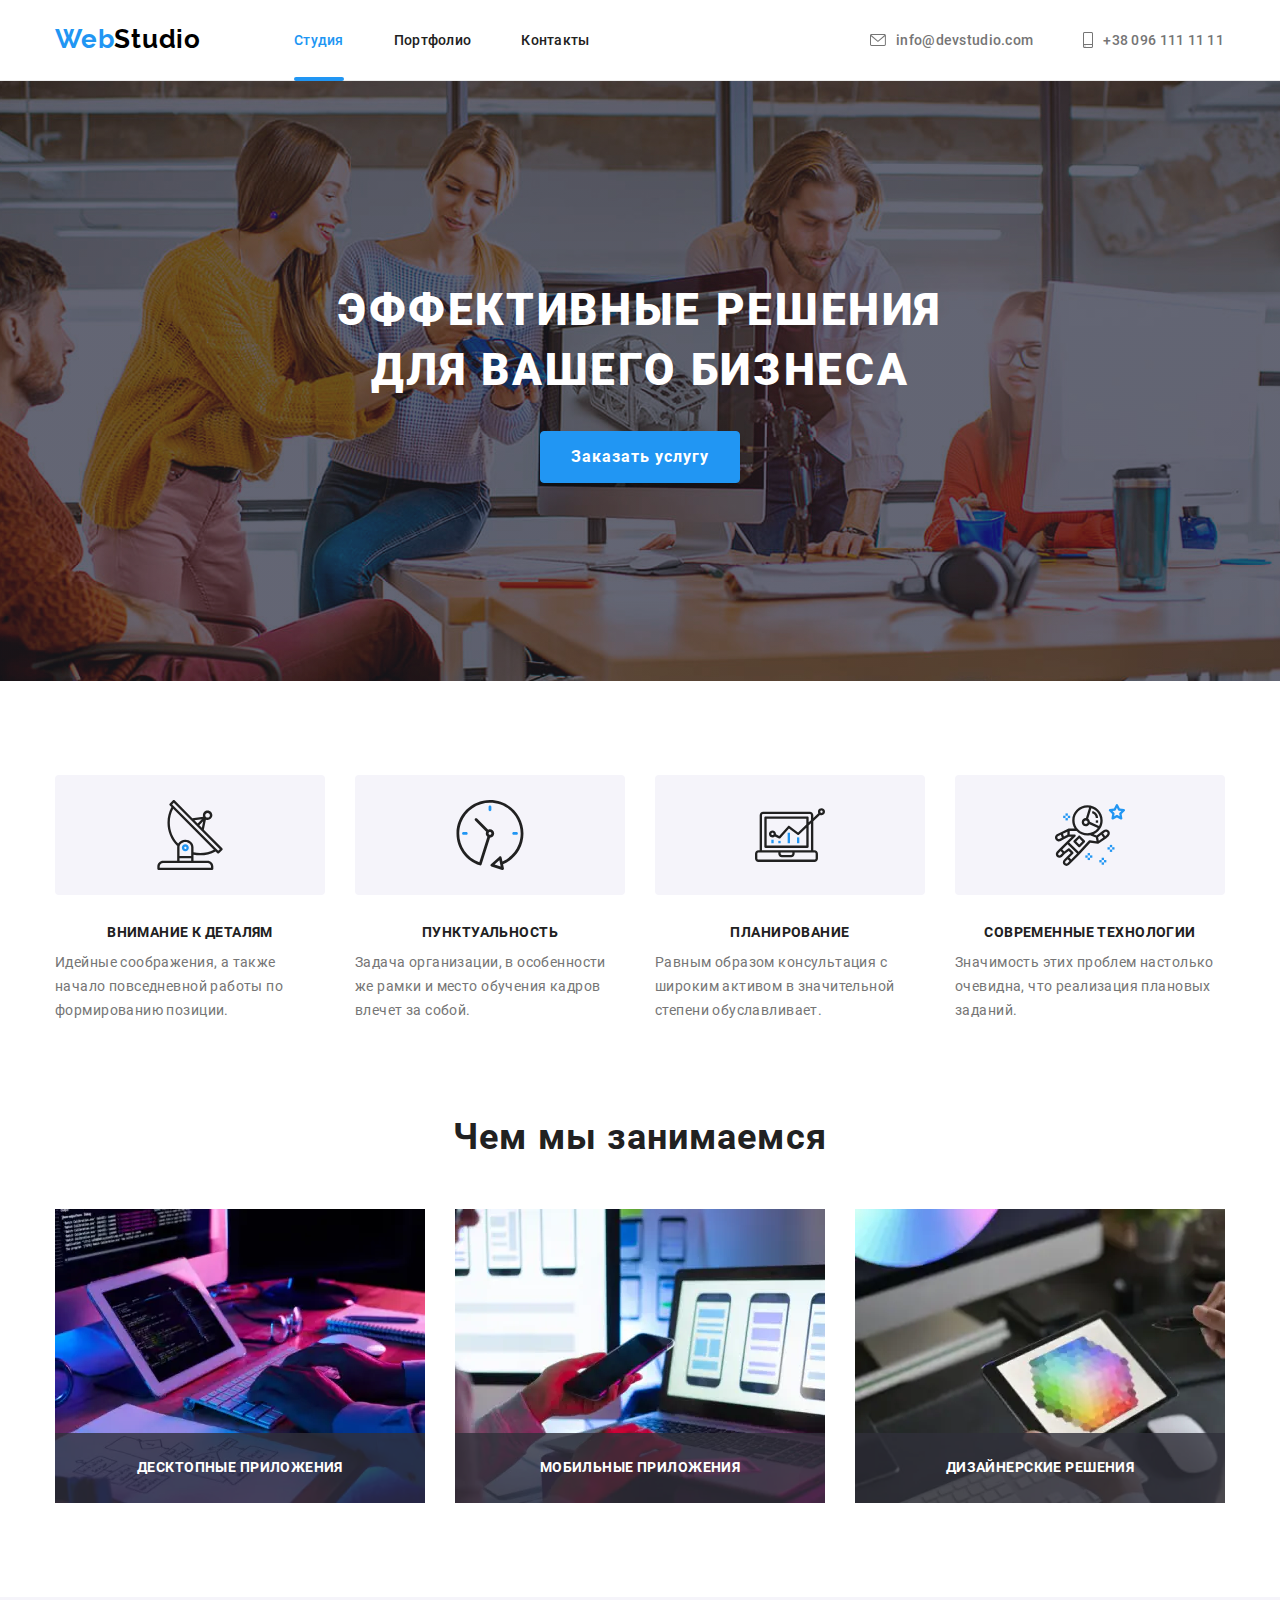
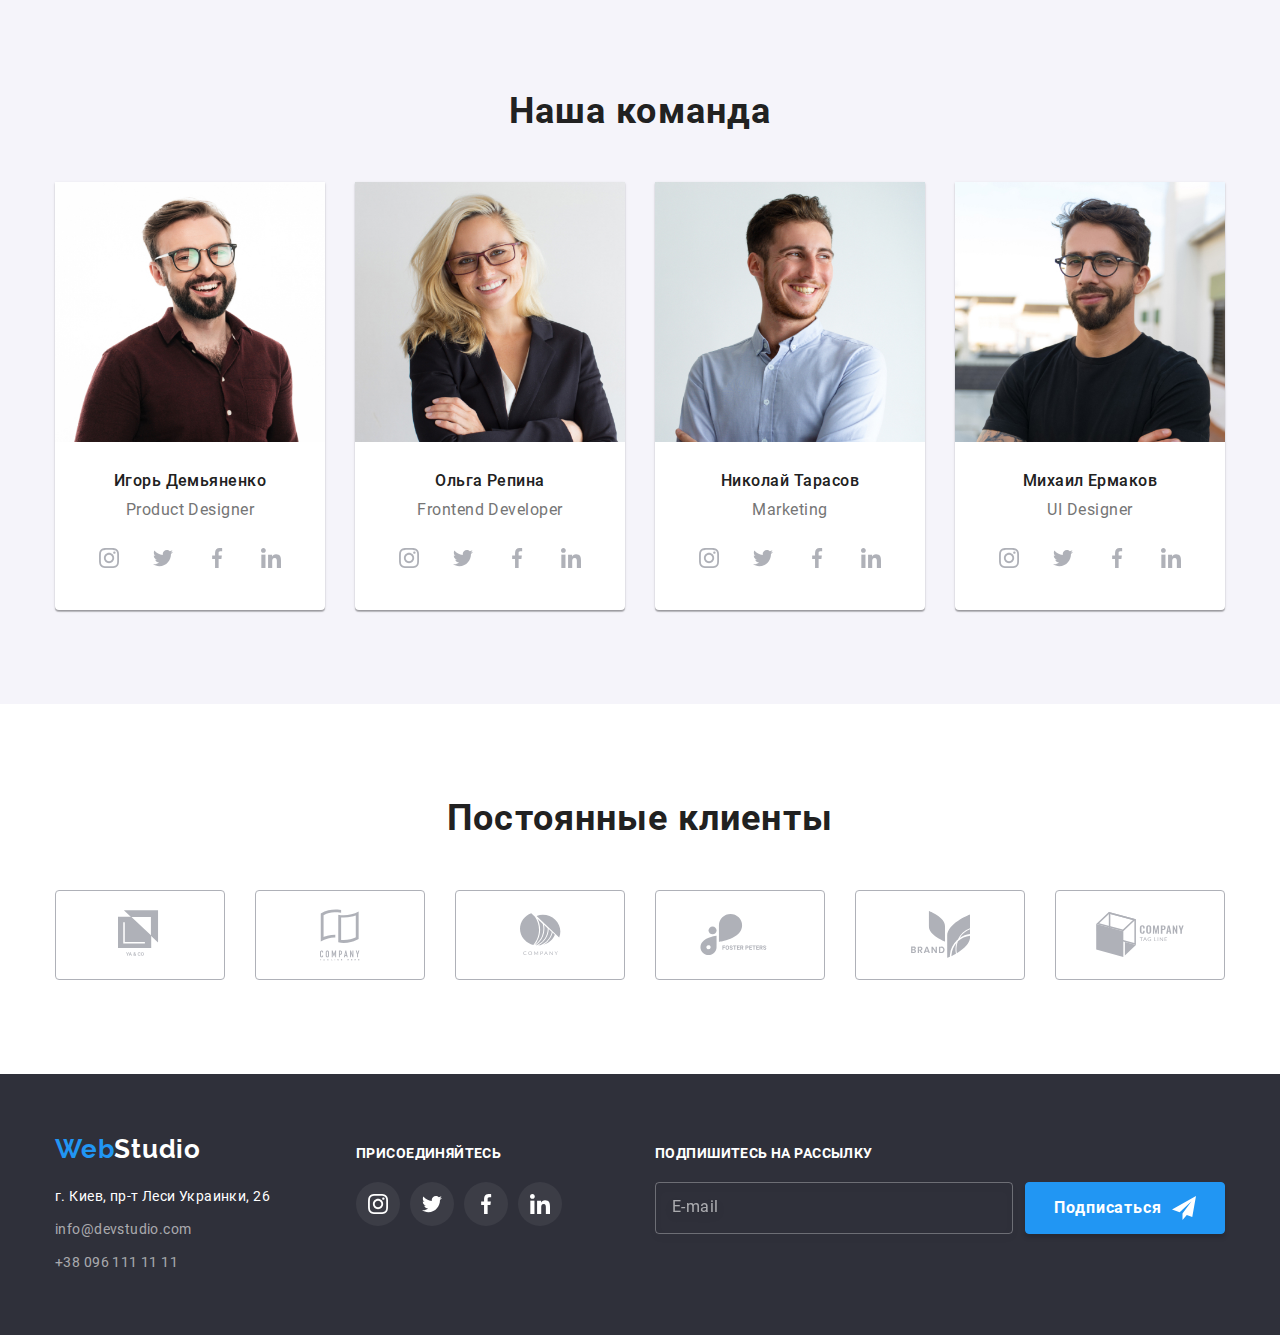
<file: index.html>
<!DOCTYPE html>
<html lang="ru">
<head>
    <meta charset="UTF-8">
    <meta name="viewport" content="width=device-width, initial-scale=1.0">
    <title>WebStudio</title>
    <link rel="stylesheet" href="https://cdnjs.cloudflare.com/ajax/libs/modern-normalize/1.0.0/modern-normalize.min.css">
    <link rel="stylesheet" href="./css/fonts.css">
    <link rel="stylesheet" href="./css/main.css">
</head>
<body>
    <header class="header">
        <div class="container">
            
            <a class="logo__link" href="./index.html">
                Web<span class="black">Studio</span>
            </a>
            <button type="button" class="menu-btn" aria-expanded="false" aria-controls="menu" data-menu-button>
                <svg class="menu-btn__icon" width="40px" height="40px" aria-label="Переключатель мобильного меню">
                    <use class="icon__menu" href="./images/sprite.svg#icon-burger"></use>
                    <use class="icon__menu-close" href="./images/sprite.svg#icon-burger-close"></use>
                </svg>
            </button>
            
            <div class="menu" id="menu" data-menu>
                <nav class="nav">
                    <ul class="nav__list">
                        <li class="nav__item">
                            <a class="nav__link active" href="./index.html">Студия</a>
                        </li>
                        <li class="nav__item">
                            <a class="nav__link" href="./portfolio.html">Портфолио</a>
                        </li>
                        <li class="nav__item">
                            <a class="nav__link" href="#footer">Контакты</a>
                        </li>
                    </ul>
                </nav>
                <ul class="contacts">
                    <li class="contacts__item">
                        <a class="contacts__link" href="mailto:info@devstudio.com">
                            <svg class="contacts__icon envelope" width="16" height="12">
                                <use href="./images/sprite.svg#icon-envelope"></use>
                            </svg>info@devstudio.com
                        </a>
                    </li>
                    <li class="contacts__item">
                        <a class="contacts__link" href="tel:+380961111111">
                            <svg class="contacts__icon smartphone" width="10" height="16">
                                <use href="./images/sprite.svg#icon-smartphone"></use>
                            </svg>+38 096 111 11 11                            
                        </a>
                    </li>
                </ul>
            </div>
        </div>
    </header>
    <main>
        <!-- Hero -->
        <section class="hero">
            <div class="container">
                <h1 class="hero__title">Эффективные решения для вашего бизнеса</h1>
                <button class="hero__btn" type="button" data-modal-open>Заказать услугу</button>
            </div>
        </section>

        <!-- Advantage -->
        <section class="advantage section">
            <div class="container">
                <h2 class="visually-hidden">Достоинства</h2>
                <ul class="advantage__list">
                    <li class="advantage__item">
                        <div class="advantage__pic">
                            <svg class="advantage__icon">
                                <use href="./images/sprite.svg#icon-antenna"></use>
                            </svg>
                        </div>
                        <h3 class="advantage__title">Внимание к деталям</h3>
                        <p class="advantage__text">
                            Идейные соображения, а также начало повседневной работы по формированию позиции.
                        </p>
                    </li>
                    <li class="advantage__item">
                        <div class="advantage__pic">
                            <svg class="advantage__icon">
                                <use href="./images/sprite.svg#icon-clock"></use>
                            </svg>
                        </div>
                        <h3 class="advantage__title">Пунктуальность</h3>
                        <p class="advantage__text">
                            Задача организации, в особенности же рамки и место обучения кадров влечет за собой.
                        </p>
                    </li>
                    <li class="advantage__item">
                        <div class="advantage__pic">
                            <svg class="advantage__icon">
                                <use href="./images/sprite.svg#icon-diagram"></use>
                            </svg>
                        </div>
                        <h3 class="advantage__title">Планирование</h3>
                        <p class="advantage__text">
                            Равным образом консультация с широким активом в значительной степени обуславливает.
                        </p>
                    </li>
                    <li class="advantage__item">
                        <div class="advantage__pic">
                            <svg class="advantage__icon">
                                <use href="./images/sprite.svg#icon-astronaut"></use>
                            </svg>
                        </div>
                        <h3 class="advantage__title">Современные технологии</h3>
                        <p class="advantage__text">
                            Значимость этих проблем настолько очевидна, что реализация плановых заданий.
                        </p>
                    </li>
                </ul>
            </div>
        </section>

        <!-- Services -->
        <section class="services">
            <div class="container">
                <h2 class="title">Чем мы занимаемся</h2>
                <ul class="services__list">
                    <li class="services__item">
                        <h3 class="services__title">Десктопные приложения</h3>
                        <picture class="services__picture">
                            <source srcset="./images/wedo/wedo1.webp 1x, 
                            ./images/wedo/wedo1@2x.webp 2x" media="(min-width: 1200px)" type="image/webp">
                            <source srcset="./images/wedo/wedo1.jpg 1x, 
                            ./images/wedo/wedo1@2x.jpg 2x" media="(min-width: 1200px)">
                            <img class="services__img" 
                            src="./images/wedo/wedo1.jpg" 
                            alt="Разработка веб-сайта">
                        </picture>                       
                    </li>
                    <li class="services__item">
                        <h3 class="services__title">Мобильные приложения</h3>
                        <picture class="services__picture">
                            <source srcset="./images/wedo/wedo2.webp 1x, 
                            ./images/wedo/wedo2@2x.webp 2x" media="(min-width: 1200px)" type="image/webp">
                            <source srcset="./images/wedo/wedo2.jpg 1x, 
                            ./images/wedo/wedo2@2x.jpg 2x" media="(min-width: 1200px)">
                            <img class="services__img" 
                            src="./images/wedo/wedo2.jpg" 
                            alt="Разработка мобильных приложений">
                        </picture>
                    </li>
                    <li class="services__item">
                        <h3 class="services__title">Дизайнерские решения</h3>
                        <picture class="services__picture">
                            <source srcset="./images/wedo/wedo3.webp 1x, 
                            ./images/wedo/wedo3@2x.webp 2x" media="(min-width: 1200px)" type="image/webp">
                            <source srcset="./images/wedo/wedo3.jpg 1x, 
                            ./images/wedo/wedo3@2x.jpg 2x" media="(min-width: 1200px)">
                            <img class="services__img" 
                            src="./images/wedo/wedo3.jpg" 
                            alt="Разработка веб-дизайна">
                        </picture>
                    </li>
                </ul>
            </div>
        </section>

        <!-- Our Team -->
        
        <section class="team section">
            <div class="container">
                <h2 class="title">Наша команда</h2>
                <ul class="team__list">
                    <li class="team__worker">
                        <picture class="worker__picture">
                            <source srcset="./images/team/igor-mobile.webp 1x,
                            ./images/team/igor-mobile@2x.webp 2x"
                            media="(min-width:480px)" type="images/webp">
                            <source srcset="./images/team/igor-mobile.jpg 1x,
                            ./images/team/igor-mobile@2x.jpg 2x" 
                            media="(min-width:480px)">
                            <source srcset="./images/team/igor-tablet.webp 1x,
                            ./images/team/igor-tablet@2x.webp 2x" 
                            media="(min-width:768px)" 
                            type="images/webp">
                            <source srcset="./images/team/igor-tablet.jpg 1x,
                            ./images/team/igor-tablet@2x.jpg 2x" 
                            media="(min-width:768px)">
                            <source srcset="./images/team/igor-desktop.webp 1x,
                            ./images/team/igor-desktop@2x.webp 2x" 
                            media="(min-width:1200px)" 
                            type="images/webp">
                            <source srcset="./images/team/igor-desktop.jpg 1x,
                            ./images/team/igor-desktop@2x.jpg 2x" 
                            media="(min-width:1200px)">
                            <img class="worker__photo" 
                            src="./images/team/igor-mobile.jpg" 
                            alt="Игорь Демьяненко Дизайнер Продукции">
                        </picture>                        
                        <div class="worker__discription">
                            <h3 class="worker__name">Игорь Демьяненко</h3>
                            <p class="worker__post" lang="en">Product Designer</p>
                            <ul class="worker__social">
                                <li class="social__item">
                                    <a class="social__link" href="https://www.instagram.com" target="_blank">
                                        <svg class="social__network" width="20" height="20">
                                            <use href="./images/sprite.svg#icon-instagram"></use>
                                        </svg>
                                    </a>
                                </li>
                                <li class="social__item">
                                    <a class="social__link" href="https://twitter.com" target="_blank">
                                        <svg class="social__network" width="20" height="20">
                                            <use href="./images/sprite.svg#icon-twitter"></use>
                                        </svg>
                                    </a>
                                </li>
                                <li class="social__item">
                                    <a class="social__link" href="https://www.facebook.com" target="_blank">
                                        <svg class="social__network" width="20" height="20">
                                            <use href="./images/sprite.svg#icon-facebook"></use>
                                        </svg>
                                    </a>
                                </li>
                                <li class="social__item">
                                    <a class="social__link" href="https://www.linkedin.com" target="_blank">
                                        <svg class="social__network" width="20" height="20">
                                            <use href="./images/sprite.svg#icon-linkedin"></use>
                                        </svg>
                                    </a>
                                </li>
                            </ul>
                        </div>
                    </li>
                    <li class="team__worker">
                        <picture class="worker__picture">
                            <source srcset="./images/team/olga-mobile.webp 1x,
                            ./images/team/olga-mobile@2x.webp 2x" 
                            media="(min-width:480px)" 
                            type="images/webp">
                            <source srcset="./images/team/olga-mobile.jpg 1x,
                            ./images/team/olga-mobile@2x.jpg 2x" 
                            media="(min-width:480px)">
                            <source srcset="./images/team/olga-tablet.webp 1x,
                            ./images/team/olga-tablet@2x.webp 2x" 
                            media="(min-width:768px)" type="images/webp">
                            <source srcset="./images/team/olga-tablet.jpg 1x,
                            ./images/team/olga-tablet@2x.jpg 2x" 
                            media="(min-width:768px)">
                            <source srcset="./images/team/olga-desktop.webp 1x,
                            ./images/team/olga-desktop@2x.webp 2x" 
                            media="(min-width:1200px)" type="images/webp">
                            <source srcset="./images/team/olga-desktop.jpg 1x,
                            ./images/team/olga-desktop@2x.jpg 2x" 
                            media="(min-width:1200px)">
                            <img class="worker__photo" src="./images/team/olga-mobile.jpg" 
                            alt="Ольга Репина Фронтенд-разработик">
                        </picture>
                        <div class="worker__discription">
                            <h3 class="worker__name">Ольга Репина</h3>
                            <p class="worker__post" lang="en">Frontend Developer</p>
                            <ul class="worker__social">
                                <li class="social__item">
                                    <a class="social__link" href="https://www.instagram.com" target="_blank">
                                        <svg class="social__network" width="20" height="20">
                                            <use href="./images/sprite.svg#icon-instagram"></use>
                                        </svg>
                                    </a>
                                </li>
                                <li class="social__item">
                                    <a class="social__link" href="https://twitter.com" target="_blank">
                                        <svg class="social__network" width="20" height="20">
                                            <use href="./images/sprite.svg#icon-twitter"></use>
                                        </svg>
                                    </a>
                                </li>
                                <li class="social__item">
                                    <a class="social__link" href="https://www.facebook.com" target="_blank">
                                        <svg class="social__network" width="20" height="20">
                                            <use href="./images/sprite.svg#icon-facebook"></use>
                                        </svg>
                                    </a>
                                </li>
                                <li class="social__item">
                                    <a class="social__link" href="https://www.linkedin.com" target="_blank">
                                        <svg class="social__network" width="20" height="20">
                                            <use href="./images/sprite.svg#icon-linkedin"></use>
                                        </svg>
                                    </a>
                                </li>
                            </ul>
                        </div>
                    </li>
                    <li class="team__worker">
                        <picture class="worker__picture">
                            <source srcset="./images/team/nikolay-mobile.webp 1x,
                            ./images/team/nikolay-mobile@2x.webp 2x" 
                            media="(min-width:480px)" type="images/webp">
                            <source srcset="./images/team/nikolay-mobile.jpg 1x,
                            ./images/team/nikolay-mobile@2x.jpg 2x" media="(min-width:480px)">
                            <source srcset="./images/team/nikolay-tablet.webp 1x,
                            ./images/team/nikolay-tablet@2x.webp 2x" 
                            media="(min-width:768px)" type="images/webp">
                            <source srcset="./images/team/nikolay-tablet.jpg 1x,
                            ./images/team/nikolay-tablet@2x.jpg 2x" media="(min-width:768px)">
                            <source srcset="./images/team/nikolay-desktop.webp 1x,
                            ./images/team/nikolay-desktop@2x.webp 2x" 
                            media="(min-width:1200px)" type="images/webp">
                            <source srcset="./images/team/nikolay-desktop.jpg 1x,
                            ./images/team/nikolay-desktop@2x.jpg 2x" media="(min-width:1200px)">
                            <img class="worker__photo" src="./images/team/nikolay-mobile.jpg" 
                            alt="Николай Тарасов Маркетолог">
                        </picture>
                        <div class="worker__discription">
                            <h3 class="worker__name">Николай Тарасов</h3>
                            <p class="worker__post" lang="en">Marketing</p>
                            <ul class="worker__social">
                                <li class="social__item">
                                    <a class="social__link" href="https://www.instagram.com" target="_blank">
                                        <svg class="social__network" width="20" height="20">
                                            <use href="./images/sprite.svg#icon-instagram"></use>
                                        </svg>
                                    </a>
                                </li>
                                <li class="social__item">
                                    <a class="social__link" href="https://twitter.com" target="_blank">
                                        <svg class="social__network" width="20" height="20">
                                            <use href="./images/sprite.svg#icon-twitter"></use>
                                        </svg>
                                    </a>
                                </li>
                                <li class="social__item">
                                    <a class="social__link" href="https://www.facebook.com" target="_blank">
                                        <svg class="social__network" width="20" height="20">
                                            <use href="./images/sprite.svg#icon-facebook"></use>
                                        </svg>
                                    </a>
                                </li>
                                <li class="social__item">
                                    <a class="social__link" href="https://www.linkedin.com" target="_blank">
                                        <svg class="social__network" width="20" height="20">
                                            <use href="./images/sprite.svg#icon-linkedin"></use>
                                        </svg>
                                    </a>
                                </li>
                            </ul>
                        </div>
                    </li>
                    <li class="team__worker">
                        <picture class="worker__picture">
                            <source srcset="./images/team/michail-mobile.webp 1x,
                            ./images/team/michail-mobile@2x.webp 2x" media="(min-width:480px)" type="images/webp">
                            <source srcset="./images/team/michail-mobile.jpg 1x,
                            ./images/team/michail-mobile@2x.jpg 2x" media="(min-width:480px)">
                            <source srcset="./images/team/michail-tablet.webp 1x,
                            ./images/team/michail-tablet@2x.webp 2x" media="(min-width:768px)" type="images/webp">
                            <source srcset="./images/team/michail-tablet.jpg 1x,
                            ./images/team/michail-tablet@2x.jpg 2x" media="(min-width:768px)">
                            <source srcset="./images/team/michail-desktop.webp 1x,
                            ./images/team/michail-desktop@2x.webp 2x" media="(min-width:1200px)" type="images/webp">
                            <source srcset="./images/team/michail-desktop.jpg 1x,
                            ./images/team/michail-desktop@2x.jpg 2x" media="(min-width:1200px)">
                            <img class="worker__photo" src="./images/team/michail-mobile.jpg" 
                            alt="Михаил Ермаков Дизайнер ПИ">
                        </picture>
                        <div class="worker__discription">
                            <h3 class="worker__name">Михаил Ермаков</h3>
                            <p class="worker__post" lang="en">UI Designer</p>
                            <ul class="worker__social">
                                <li class="social__item">
                                    <a class="social__link" href="https://www.instagram.com" target="_blank">
                                        <svg class="social__network" width="20" height="20">
                                            <use href="./images/sprite.svg#icon-instagram"></use>
                                        </svg>
                                    </a>
                                </li>
                                <li class="social__item">
                                    <a class="social__link" href="https://twitter.com" target="_blank">
                                        <svg class="social__network" width="20" height="20">
                                            <use href="./images/sprite.svg#icon-twitter"></use>
                                        </svg>
                                    </a>
                                </li>
                                <li class="social__item">
                                    <a class="social__link" href="https://www.facebook.com" target="_blank">
                                        <svg class="social__network" width="20" height="20">
                                            <use href="./images/sprite.svg#icon-facebook"></use>
                                        </svg>
                                    </a>
                                </li>
                                <li class="social__item">
                                    <a class="social__link" href="https://www.linkedin.com" target="_blank">
                                        <svg class="social__network" width="20" height="20">
                                            <use href="./images/sprite.svg#icon-linkedin"></use>
                                        </svg>
                                    </a>
                                </li>
                            </ul>
                        </div>
                    </li>
                </ul>
            </div>
        </section>
        
        <!-- Regular Customers -->
        <section class="customers section">
            <div class="container">
                <h2 class="title">Постоянные клиенты</h2>
                <ul class="customers__list">
                    <li class="customers__item">
                        <a class="customers__link" href="/">
                            <svg class="customers__logo" width="44.27" height="49.23">
                                <use href="./images/sprite.svg#icon-client1"></use>
                            </svg>
                        </a>
                    </li>
                    <li class="customers__item">
                        <a class="customers__link" href="/">
                            <svg class="customers__logo" width="40" height="52">
                                <use href="./images/sprite.svg#icon-client2"></use>
                            </svg>
                        </a>
                    </li>
                    <li class="customers__item">
                        <a class="customers__link" href="/">
                            <svg class="customers__logo" width="41" height="42.6">
                                <use href="./images/sprite.svg#icon-client3"></use>
                            </svg>
                        </a>
                    </li>
                    <li class="customers__item">
                        <a class="customers__link" href="/">
                            <svg class="customers__logo" width="79.66" height="42.02">
                                <use href="./images/sprite.svg#icon-client4"></use>
                            </svg>
                        </a>
                    </li>
                    <li class="customers__item">
                        <a class="customers__link" href="/">
                            <svg class="customers__logo" width="59" height="47">
                                <use href="./images/sprite.svg#icon-client5"></use>
                            </svg>
                        </a>
                    </li>
                    <li class="customers__item">
                        <a class="customers__link" href="/">
                            <svg class="customers__logo" width="88.48" height="45.44">
                                <use href="./images/sprite.svg#icon-client6"></use>
                            </svg>
                        </a>
                    </li>
                </ul>
            </div>
        </section>
    </main> 

    <footer class="footer" id="footer">
        <div class="container">
            
            <div class="footer__address">
                <a href="./index.html" class="logo__link">
                    Web<span class="white">Studio</span>
                </a>
                <address class="address">
                    <ul class="address__list">
                        <li class="address__item">
                            <a class="address__map" href="https://goo.gl/maps/bj7WodvELnyaLLuA9" target="_blank">г. Киев,
                                пр-т Леси
                                Украинки, 26</a>
                        </li>
                        <li class="address__item">
                            <a class="address__link" href="mailto:info@devstudio.com">info@devstudio.com</a>
                        </li>
                        <li class="address__item">
                            <a class="address__link" href="tel:+380961111111">+38 096 111 11 11</a>
                        </li>
                    </ul>
                </address>
            </div>
            <div class="footer__social">
                <h2 class="footer__title">присоединяйтесь</h2>
                <ul class="footer-social__list">
                    <li class="footer-social__item">
                        <a class="footer-social__link" href="https://www.instagram.com" target="_blank">
                            <svg class="footer-social__icon" width="20" height="20">
                                <use href="./images/sprite.svg#icon-instagram"></use>
                            </svg>
                        </a>
                    </li>
                    <li class="footer-social__item">
                        <a class="footer-social__link" href="https://twitter.com" target="_blank">
                            <svg class="footer-social__icon" width="20" height="20">
                                <use href="./images/sprite.svg#icon-twitter"></use>
                            </svg>
                        </a>
                    </li>
                    <li class="footer-social__item">
                        <a class="footer-social__link" href="https://www.facebook.com" target="_blank">
                            <svg class="footer-social__icon" width="20" height="20">
                                <use href="./images/sprite.svg#icon-facebook"></use>
                            </svg>
                        </a>
                    </li>
                    <li class="footer-social__item">
                        <a class="footer-social__link" href="https://www.linkedin.com" target="_blank">
                            <svg class="footer-social__icon" width="20" height="20">
                                <use href="./images/sprite.svg#icon-linkedin"></use>
                            </svg>
                        </a>
                    </li>
                </ul>
            </div>

            <!-- Subscriotion -->
            <form class="subs__form">
                <p class="footer__title">Подпишитесь на рассылку</p>
                <div class="subscription">
                    <label for="subs__email"></label>
                    <input class="subs__input" id="subs-email" name="subs-email" type="email" placeholder="E-mail"
                        autocomplete="email">
                    <button class="subs__btn" type="submit">Подписаться
                        <svg class="icon__send" width="24" height="24">
                            <use href="./images/sprite.svg#icon-send"></use>
                        </svg>
                    </button>
                </div>
            </form>
        </div>
    </footer>
    
    <!-- Modal Button -->
    <div class="backdrop is-hidden" data-modal>
        <div class="modal">
            <button class="modal__btn" type="button" data-modal-close>
                <svg class="icon__close" width="11px" height="11px">
                    <use href="./images/sprite.svg#icon-close"></use>
                </svg>
            </button>
            <form class="form">
                <b class="form__title">Оставьте свои данные, мы вам перезвоним</b>
                <div class="form__field">
                    <label class="field__label" for="name">Имя</label>
                    <input class="field__input" id="name" type="text" name="name" autocomplete="name">
                    <svg class="icon__input" width="18px" height="18px">
                        <use href="./images/sprite.svg#icon-person"></use>
                    </svg>
                </div>
                <div class="form__field">
                    <label class="field__label" for="tel">Телефон</label>
                    <input class="field__input" id="tel" type="tel" name="tel" autocomplete="tel">
                    <svg class="icon__input" width="18px" height="18px">
                        <use href="./images/sprite.svg#icon-phone"></use>
                    </svg>
                </div>
                <div class="form__field">
                    <label class="field__label" for="email">Почта</label>
                    <input class="field__input" id="email" type="email" name="email" autocomplete="email">
                    <svg class="icon__input" width="18px" height="18px">
                        <use href="./images/sprite.svg#icon-email"></use>
                    </svg>
                </div>
                <div class="form__field comment">
                    <label class="field__label" for="comment">Комментарий</label>
                    <textarea class="field__input textarea" id="comment" name="comment"
                        placeholder="Введите текст"></textarea>
                </div>
                <div class="form__check">
                    <input class="check__input" type="checkbox" id="check" name="privacy">
                    <label class="check__label" for="check">Соглашаюсь с рассылкой и принимаю<a class="policy__link"
                            href="https://policies.google.com/terms?hl=ru-UA&fg=1">Условия договора</a></label>
                </div>
                <button class="send__btn" type="submit">Отправить</button>
    
            </form>
        </div>
    </div>
    <script src="./js/modal.js"></script>
    <script src="./js/menu.js"></script>
</body>
</html>
</file>
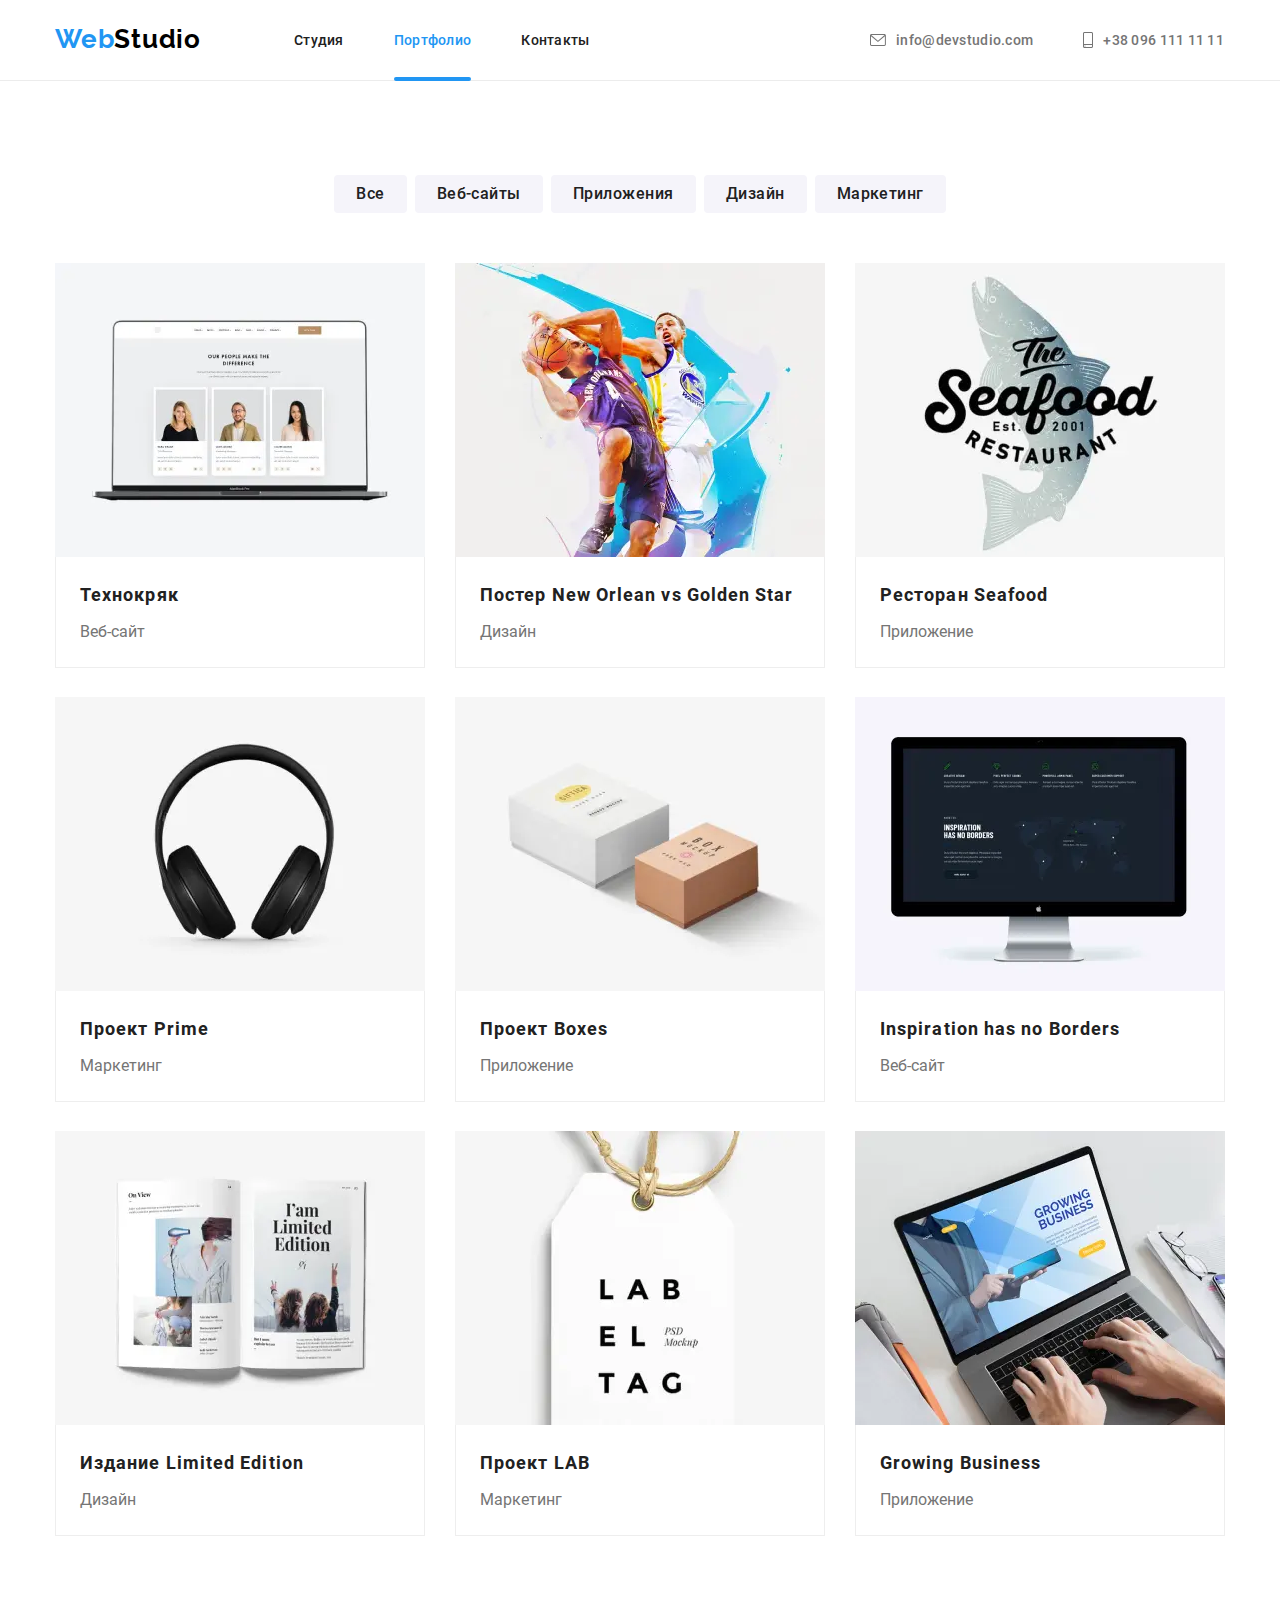
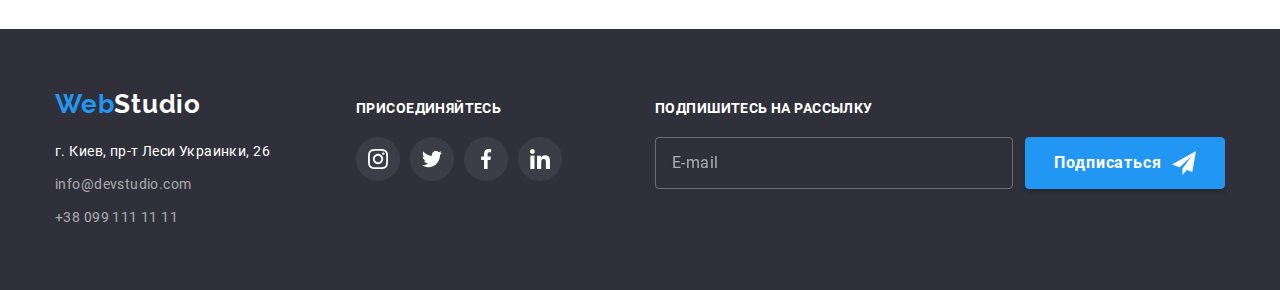
<file: portfolio.html>
<!DOCTYPE html>
<html lang="ru">

<head>
    <meta charset="UTF-8">
    <meta name="viewport" content="width=device-width, initial-scale=1.0">
    <title>Портфолио</title>
    <link rel="stylesheet"
        href="https://cdnjs.cloudflare.com/ajax/libs/modern-normalize/1.0.0/modern-normalize.min.css">
    <link rel="stylesheet" href="./css/fonts.css">
    <link rel="stylesheet" href="./css/portfolio.css">
</head>
<body>
    <header class="header">
        <div class="container">
    
            <a class="logo__link" href="./index.html">
                Web<span class="black">Studio</span>
            </a>
            <button type="button" class="menu-btn" aria-expanded="false" aria-controls="menu" data-menu-button>
                <svg class="menu-btn__icon" width="40px" height="40px" aria-label="Переключатель мобильного меню">
                    <use class="icon__menu" href="./images/sprite.svg#icon-burger"></use>
                    <use class="icon__menu-close" href="./images/sprite.svg#icon-burger-close"></use>
                </svg>
            </button>
    
            <div class="menu" id="menu" data-menu>
                <nav class="nav">
                    <ul class="nav__list">
                        <li class="nav__item">
                            <a class="nav__link" href="./index.html">Студия</a>
                        </li>
                        <li class="nav__item">
                            <a class="nav__link active" href="./portfolio.html">Портфолио</a>
                        </li>
                        <li class="nav__item">
                            <a class="nav__link" href="#">Контакты</a>
                        </li>
                    </ul>
                </nav>
                <ul class="contacts">
                    <li class="contacts__item">
                        <a class="contacts__link" href="mailto:info@devstudio.com">
                            <svg class="contacts__icon envelope" width="16" height="12">
                                <use href="./images/sprite.svg#icon-envelope"></use>
                            </svg>info@devstudio.com
                        </a>
                    </li>
                    <li class="contacts__item">
                        <a class="contacts__link" href="tel:+380961111111">
                            <svg class="contacts__icon smartphone" width="10" height="16">
                                <use href="./images/sprite.svg#icon-smartphone"></use>
                            </svg>+38 096 111 11 11
                        </a>
                    </li>
                </ul>
            </div>
        </div>
    </header>
    <main>
        <!-- Portfolio -->
        <section class="portfolio">
            <div class="container">
                <h1 class="visually-hidden">Портфолио</h1>
                <ul class="filters">
                    <li class="filters__item">
                        <button class="filters__button" type="button">Все</button>
                    </li>
                    <li class="filters__item">
                        <button class="filters__button" type="button">Веб-сайты</button>
                    </li>
                    <li class="filters__item">
                        <button class="filters__button" type="button">Приложения</button>
                    </li>
                    <li class="filters__item">
                        <button class="filters__button" type="button">Дизайн</button>
                    </li>
                    <li class="filters__item">
                        <button class="filters__button" type="button">Маркетинг</button>
                    </li>
                </ul>
    
                <!-- Projects -->
                <ul class="projects">
                    <li class="projects__list">
                        <a class="projects__link" href="#">
                            <div class="thumb">
                                <p class="overlay">Технокряк это современная площадка распространения коронавируса. Компании
                                    используют эту платформу для цифрового
                                    шпионажа и атак на защищённые сервера конкурентов.</p>
                                <picture class="projects__picture">
                                    <source srcset="./images/portfolio/tehno-desktop.webp 1x,
                                    ./images/portfolio/tehno-desktop@2x.webp 2x" media="(min-width: 1200px)" type="image/webp">
                                    <source srcset="./images/portfolio/tehno-desktop.jpg 1x,
                                    ./images/portfolio/tehno-desktop@2x.jpg 2x" media="(min-width: 1200px)">                                   
                                    <source srcset="./images/portfolio/tehno-tablet.webp 1x,
                                    ./images/portfolio/tehno-tablet@2x.webp 2x" 
                                    media="(min-width: 768px)" type="image/webp">
                                    <source srcset="./images/portfolio/tehno-tablet.jpg 1x,
                                    ./images/portfolio/tehno-tablet@2x.jpg 2x" media="(min-width: 768px)">
                                    <source srcset="./images/portfolio/tehno-mobile.webp 1x,
                                    ./images/portfolio/tehno-mobile@2x.webp 2x" media="(min-width: 480px)" type="image/webp">
                                    <source srcset="./images/portfolio/tehno-mobile.jpg 1x,
                                    ./images/portfolio/tehno-mobile@2x.jpg 2x" media="(min-width: 480px)">                                    
                                    <img class="projects__img" src="images/portfolio/tehno-mobile.jpg" alt="Технокряк">
                                </picture>                               
                            </div>
                            <div class="projects__discription">
                                <h3 class="projects__name">Технокряк</h3>
                                <p class="projects__title">Веб-сайт</p>
                            </div>
                        </a>
                    </li>
                    <li class="projects__list">
                        <a class="projects__link" href="#">
                            <div class="thumb">
                                <p class="overlay">Технокряк это современная площадка распространения коронавируса. Компании
                                    используют эту платформу для цифрового
                                    шпионажа и атак на защищённые сервера конкурентов.</p>
                                <picture class="projects__picture">                                    
                                    <source srcset="./images/portfolio/poster-desktop.webp 1x,
                                    ./images/portfolio/poster-desktop@2x.webp 2x" media="(min-width: 1200px)"
                                        type="image/webp">
                                    <source srcset="./images/portfolio/poster-desktop.jpg 1x,
                                    ./images/portfolio/poster-desktop@2x.jpg 2x" media="(min-width: 1200px)">
                                    <source srcset="./images/portfolio/poster-tablet.webp 1x,
                                    ./images/portfolio/poster-tablet@2x.webp 2x" media="(min-width: 768px)"
                                        type="image/webp">
                                    <source srcset="./images/portfolio/poster-tablet.jpg 1x,
                                    ./images/portfolio/poster-tablet@2x.jpg 2x" media="(min-width: 768px)">
                                    <source srcset="./images/portfolio/poster-mobile.webp 1x,
                                    ./images/portfolio/poster-mobile@2x.webp 2x" media="(min-width: 480px)"
                                        type="image/webp">
                                    <source srcset="./images/portfolio/poster-mobile.jpg 1x,
                                    ./images/portfolio/poster-mobile@2x.jpg 2x" media="(min-width: 480px)">
                                    <img class="projects__img" src="images/portfolio/poster-mobile.jpg" alt="Постер New Orlean vs Golden Star">
                                </picture>
                            </div>
                            <div class="projects__discription">
                                <h3 class="projects__name">Постер New Orlean vs Golden Star</h3>
                                <p class="projects__title">Дизайн</p>
                            </div>
                        </a>
                    </li>
                    <li class="projects__list">
                        <a class="projects__link" href="#">
                            <div class="thumb">
                                <p class="overlay">Технокряк это современная площадка распространения коронавируса. Компании
                                    используют эту платформу для цифрового
                                    шпионажа и атак на защищённые сервера конкурентов.</p>
                                <picture class="projects__picture">
                                    <source srcset="./images/portfolio/seafood-desktop.webp 1x,
                                    ./images/portfolio/seafood-desktop@2x.webp 2x" media="(min-width: 1200px)"
                                        type="image/webp">
                                    <source srcset="./images/portfolio/seafood-desktop.jpg 1x,
                                    ./images/portfolio/seafood-desktop@2x.jpg 2x" media="(min-width: 1200px)">
                                    <source srcset="./images/portfolio/seafood-tablet.webp 1x,
                                    ./images/portfolio/seafood-tablet@2x.webp 2x" media="(min-width: 768px)"
                                        type="image/webp">
                                    <source srcset="./images/portfolio/seafood-tablet.jpg 1x,
                                    ./images/portfolio/seafood-tablet@2x.jpg 2x" media="(min-width: 768px)">                                    
                                    <source srcset="./images/portfolio/seafood-mobile.webp 1x,
                                    ./images/portfolio/seafood-mobile@2x.webp 2x" media="(min-width: 480px)"
                                        type="image/webp">
                                    <source srcset="./images/portfolio/seafood-mobile.jpg 1x,
                                    ./images/portfolio/seafood-mobile@2x.jpg 2x" media="(min-width: 480px)">
                                    <img class="projects__img" src="images/portfolio/seafood-mobile.jpg" alt="Ресторан Seafood">
                                </picture>
                            </div>
                            <div class="projects__discription">
                                <h3 class="projects__name">Ресторан Seafood</h3>
                                <p class="projects__title">Приложение</p>
                            </div>
                        </a>
                    </li>
                    <li class="projects__list">
                        <a class="projects__link" href="#">
                            <div class="thumb">
                                <p class="overlay">Технокряк это современная площадка распространения коронавируса. Компании
                                    используют эту платформу для цифрового
                                    шпионажа и атак на защищённые сервера конкурентов.</p>
                                <picture class="projects__picture">
                                    <source srcset="./images/portfolio/prime-desktop.webp 1x,
                                    ./images/portfolio/prime-desktop@2x.webp 2x" media="(min-width: 1200px)"
                                        type="image/webp">
                                    <source srcset="./images/portfolio/prime-desktop.jpg 1x,
                                    ./images/portfolio/prime-desktop@2x.jpg 2x" media="(min-width: 1200px)">
                                    <source srcset="./images/portfolio/prime-tablet.webp 1x,
                                    ./images/portfolio/prime-tablet@2x.webp 2x" media="(min-width: 768px)"
                                        type="image/webp">
                                    <source srcset="./images/portfolio/prime-tablet.jpg 1x,
                                    ./images/portfolio/prime-tablet@2x.jpg 2x" media="(min-width: 768px)">                                   
                                    <source srcset="./images/portfolio/prime-mobile.webp 1x,
                                    ./images/portfolio/prime-mobile@2x.webp 2x" media="(min-width: 480px)"
                                        type="image/webp">
                                    <source srcset="./images/portfolio/prime-mobile.jpg 1x,
                                    ./images/portfolio/prime-mobile@2x.jpg 2x" media="(min-width: 480px)">
                                    <img class="projects__img" src="images/portfolio/prime-mobile.jpg" alt="Проект Prime">
                                </picture>
                            </div>
                            <div class="projects__discription">
                                <h3 class="projects__name">Проект Prime</h3>
                                <p class="projects__title">Маркетинг</p>
                            </div>
                        </a>
                    </li>
                    <li class="projects__list">
                        <a class="projects__link" href="#">
                            <div class="thumb">
                                <p class="overlay">Технокряк это современная площадка распространения коронавируса. Компании
                                    используют эту платформу для цифрового
                                    шпионажа и атак на защищённые сервера конкурентов.</p>
                                <picture class="projects__picture">
                                    <source srcset="./images/portfolio/box-desktop.webp 1x,
                                    ./images/portfolio/box-desktop@2x.webp 2x" media="(min-width: 1200px)"
                                        type="image/webp">
                                    <source srcset="./images/portfolio/box-desktop.jpg 1x,
                                    ./images/portfolio/box-desktop@2x.jpg 2x" media="(min-width: 1200px)">
                                    <source srcset="./images/portfolio/box-tablet.webp 1x,
                                    ./images/portfolio/box-tablet@2x.webp 2x" media="(min-width: 768px)"
                                        type="image/webp">
                                    <source srcset="./images/portfolio/box-tablet.jpg 1x,
                                    ./images/portfolio/box-tablet@2x.jpg 2x" media="(min-width: 768px)">                                   
                                    <source srcset="./images/portfolio/box-mobile.webp 1x,
                                    ./images/portfolio/box-mobile@2x.webp 2x" media="(min-width: 480px)"
                                        type="image/webp">
                                    <source srcset="./images/portfolio/box-mobile.jpg 1x,
                                    ./images/portfolio/box-mobile@2x.jpg 2x" media="(min-width: 480px)">
                                    <img class="projects__img" src="images/portfolio/box-mobile.jpg" alt="Проект Boxes">
                                </picture>
                            </div>
                            <div class="projects__discription">
                                <h3 class="projects__name">Проект Boxes</h3>
                                <p class="projects__title">Приложение</p>
                            </div>
                        </a>
                    </li>
                    <li class="projects__list">
                        <a class="projects__link" href="#">
                            <div class="thumb">
                                <p class="overlay">Технокряк это современная площадка распространения коронавируса. Компании
                                    используют эту платформу для цифрового
                                    шпионажа и атак на защищённые сервера конкурентов.</p>
                                <picture class="projects__picture">
                                    <source srcset="./images/portfolio/inspiration-desktop.webp 1x,
                                    ./images/portfolio/inspiration-desktop@2x.webp 2x" media="(min-width: 1200px)"
                                        type="image/webp">
                                    <source srcset="./images/portfolio/inspiration-desktop.jpg 1x,
                                    ./images/portfolio/inspiration-desktop@2x.jpg 2x" media="(min-width: 1200px)">
                                    <source srcset="./images/portfolio/inspiration-tablet.webp 1x,
                                    ./images/portfolio/inspiration-tablet@2x.webp 2x" media="(min-width: 768px)"
                                        type="image/webp">
                                    <source srcset="./images/portfolio/inspiration-tablet.jpg 1x,
                                    ./images/portfolio/inspiration-tablet@2x.jpg 2x" media="(min-width: 768px)">                                    
                                    <source srcset="./images/portfolio/inspiration-mobile.webp 1x,
                                    ./images/portfolio/inspiration-mobile@2x.webp 2x" media="(min-width: 480px)"
                                        type="image/webp">
                                    <source srcset="./images/portfolio/inspiration-mobile.jpg 1x,
                                    ./images/portfolio/inspiration-mobile@2x.jpg 2x" media="(min-width: 480px)">
                                    <img class="projects__img" src="images/portfolio/inspiration-mobile.jpg" alt="Inspiration has no Borders">
                                </picture>
                            </div>
                            <div class="projects__discription">
                                <h3 class="projects__name">Inspiration has no Borders</h3>
                                <p class="projects__title">Веб-сайт</p>
                            </div>
                        </a>
                    </li>
                    <li class="projects__list">
                        <a class="projects__link" href="#">
                            <div class="thumb">
                                <p class="overlay">Технокряк это современная площадка распространения коронавируса. Компании
                                    используют эту платформу для цифрового
                                    шпионажа и атак на защищённые сервера конкурентов.</p>
                                <picture class="projects__picture">
                                    <source srcset="./images/portfolio/limited-desktop.webp 1x,
                                    ./images/portfolio/limited-desktop@2x.webp 2x" media="(min-width: 1200px)"
                                        type="image/webp">
                                    <source srcset="./images/portfolio/limited-desktop.jpg 1x,
                                    ./images/portfolio/limited-desktop@2x.jpg 2x" media="(min-width: 1200px)">                                    
                                    <source srcset="./images/portfolio/limited-tablet.webp 1x,
                                    ./images/portfolio/limited-tablet@2x.webp 2x" media="(min-width: 768px)"
                                        type="image/webp">
                                    <source srcset="./images/portfolio/limited-tablet.jpg 1x,
                                    ./images/portfolio/limited-tablet@2x.jpg 2x" media="(min-width: 768px)">
                                    <source srcset="./images/portfolio/limited-mobile.webp 1x,
                                    ./images/portfolio/limited-mobile@2x.webp 2x" media="(min-width: 480px)"
                                        type="image/webp">
                                    <source srcset="./images/portfolio/limited-mobile.jpg 1x,
                                    ./images/portfolio/limited-mobile@2x.jpg 2x" media="(min-width: 480px)">
                                    <img class="projects__img" src="images/portfolio/limited-mobile.jpg" alt="Издание Limited Edition">
                                </picture>
                            </div>
                            <div class="projects__discription">
                                <h3 class="projects__name">Издание Limited Edition</h3>
                                <p class="projects__title">Дизайн</p>
                            </div>
                        </a>
                    </li>
                    <li class="projects__list">
                        <a class="projects__link" href="#">
                            <div class="thumb">
                                <p class="overlay">Технокряк это современная площадка распространения коронавируса. Компании
                                    используют эту платформу для цифрового
                                    шпионажа и атак на защищённые сервера конкурентов.</p>
                                <picture class="projects__picture">
                                    <source srcset="./images/portfolio/lab-desktop.webp 1x,
                                    ./images/portfolio/lab-desktop@2x.webp 2x" media="(min-width: 1200px)"
                                        type="image/webp">
                                    <source srcset="./images/portfolio/lab-desktop.jpg 1x,
                                    ./images/portfolio/lab-desktop@2x.jpg 2x" media="(min-width: 1200px)">                                   
                                    <source srcset="./images/portfolio/lab-tablet.webp 1x,
                                    ./images/portfolio/lab-tablet@2x.webp 2x" media="(min-width: 768px)"
                                        type="image/webp">
                                    <source srcset="./images/portfolio/lab-tablet.jpg 1x,
                                    ./images/portfolio/lab-tablet@2x.jpg 2x" media="(min-width: 768px)">
                                    <source srcset="./images/portfolio/lab-mobile.webp 1x,
                                    ./images/portfolio/lab-mobile@2x.webp 2x" media="(min-width: 480px)"
                                        type="image/webp">
                                    <source srcset="./images/portfolio/lab-mobile.jpg 1x,
                                    ./images/portfolio/lab-mobile@2x.jpg 2x" media="(min-width: 480px)">
                                    <img class="projects__img" src="images/portfolio/lab-mobile.jpg" alt="Проект LAB">
                                </picture>
                            </div>
                            <div class="projects__discription">
                                <h3 class="projects__name">Проект LAB</h3>
                                <p class="projects__title">Маркетинг</p>
                            </div>
                        </a>
                    </li>
                    <li class="projects__list">
                        <a class="projects__link" href="#">
                            <div class="thumb">
                                <p class="overlay">Технокряк это современная площадка распространения коронавируса. Компании
                                    используют эту платформу для цифрового
                                    шпионажа и атак на защищённые сервера конкурентов.</p>
                                <picture class="projects__picture">
                                    <source srcset="./images/portfolio/growing-desktop.webp 1x,
                                    ./images/portfolio/growing-desktop@2x.webp 2x" media="(min-width: 1200px)"
                                        type="image/webp">
                                    <source srcset="./images/portfolio/growing-desktop.jpg 1x,
                                    ./images/portfolio/growing-desktop@2x.jpg 2x" media="(min-width: 1200px)">                                    
                                    <source srcset="./images/portfolio/growing-tablet.webp 1x,
                                    ./images/portfolio/growing-tablet@2x.webp 2x" media="(min-width: 768px)"
                                        type="image/webp">
                                    <source srcset="./images/portfolio/growing-tablet.jpg 1x,
                                    ./images/portfolio/growing-tablet@2x.jpg 2x" media="(min-width: 768px)">
                                    <source srcset="./images/portfolio/growing-mobile.webp 1x,
                                    ./images/portfolio/growing-mobile@2x.webp 2x" media="(min-width: 480px)"
                                        type="image/webp">
                                    <source srcset="./images/portfolio/growing-mobile.jpg 1x,
                                    ./images/portfolio/growing-mobile@2x.jpg 2x" media="(min-width: 480px)">
                                    <img class="projects__img" src="images/portfolio/growing-mobile.jpg" alt="Growing Business">
                                </picture>
                            </div>
                            <div class="projects__discription">
                                <h3 class="projects__name">Growing Business</h3>
                                <p class="projects__title">Приложение</p>
                            </div>
                        </a>
                    </li>
                </ul>
            </div>
        </section>
    </main>
    
    <footer class="footer">
        <div class="container">
            <!-- Contacts-->
            <div class="footer__address">
                <a class="logo__link" href="./index.html">
                    Web<span class="white">Studio</span>
                </a>
                <address class="address">
                    <ul class="address__list">
                        <li class="address__item">
                            <a class="address__map" href="https://goo.gl/maps/bj7WodvELnyaLLuA9" target="_blank">г. Киев,
                                пр-т Леси Украинки, 26</a>
                        </li>
                        <li class="address__item">
                            <a class="address__link" href="mailto:info@devstudio.com">info@devstudio.com</a>
                        </li>
                        <li class="address__item">
                            <a class="address__link" href="tel:+380961111111">+38 099 111 11 11</a>
                        </li>
                    </ul>
                </address>
            </div>
            <div class="footer__social">
                <h2 class="footer__title">присоединяйтесь</h2>
                <ul class="footer-social__list">
                    <li class="footer-social__item">
                        <a class="footer-social__link" href="https://www.instagram.com" target="_blank">
                            <svg class="footer-social__icon" width="20" height="20">
                                <use href="./images/sprite.svg#icon-instagram"></use>
                            </svg>
                        </a>
                    </li>
                    <li class="footer-social__item">
                        <a class="footer-social__link" href="https://twitter.com" target="_blank">
                            <svg class="footer-social__icon" width="20" height="20">
                                <use href="./images/sprite.svg#icon-twitter"></use>
                            </svg>
                        </a>
                    </li>
                    <li class="footer-social__item">
                        <a class="footer-social__link" href="https://www.facebook.com" target="_blank">
                            <svg class="footer-social__icon" width="20" height="20">
                                <use href="./images/sprite.svg#icon-facebook"></use>
                            </svg>
                        </a>
                    </li>
                    <li class="footer-social__item">
                        <a class="footer-social__link" href="https://www.linkedin.com" target="_blank">
                            <svg class="footer-social__icon" width="20" height="20">
                                <use href="./images/sprite.svg#icon-linkedin"></use>
                            </svg>
                        </a>
                    </li>
                </ul>
            </div>
            <!-- Subscriotion -->
            <form class="subs__form">
                <p class="footer__title">Подпишитесь на рассылку</p>
                <div class="subscription">
                    <label for="subs__email"></label>
                    <input class="subs__input" id="subs-email" name="subs-email" type="email" placeholder="E-mail"
                        autocomplete="email">
                    <button class="subs__btn" type="submit">Подписаться
                        <svg class="icon__send" width="24" height="24">
                            <use href="./images/sprite.svg#icon-send"></use>
                        </svg>
                    </button>
                </div>
            </form>
        </div>
    </footer>
    <script src="./js/menu.js"></script>
</body>
</html>
</file>
<file: css/fonts.css>
@font-face {
  font-family: 'Roboto';
  src: url("../font/Roboto-Bold.woff2") format("woff2"), url("../font/Roboto-Bold.woff") format("woff");
  font-weight: 700;
  font-style: normal;
}

@font-face {
  font-family: 'Roboto';
  src: url("../font/Roboto-Regular.woff2") format("woff2"), url("../font/Roboto-Regular.woff") format("woff");
  font-weight: 400;
  font-style: normal;
}

@font-face {
  font-family: 'Roboto';
  src: url("../font/Roboto-Black.woff2") format("woff2"), url("../font/Roboto-Black.woff") format("woff");
  font-weight: 900;
  font-style: normal;
}

@font-face {
  font-family: 'Roboto';
  src: url("../font/Roboto-Medium.woff2") format("woff2"), url("../font/Roboto-Medium.woff") format("woff");
  font-weight: 500;
  font-style: normal;
}

@font-face {
  font-family: 'Raleway';
  src: url("../font/Raleway-Bold.woff2") format("woff2"), url("../font/Raleway-Bold.woff") format("woff");
  font-weight: 700;
  font-style: normal;
}
/*# sourceMappingURL=fonts.css.map */
</file>
<file: css/main.css>
:root {
  --primary-text-color: #212121;
  --secondary-text-color: #757575;
  --accent-text-color: #2196f3;
  --white-color: #ffffff;
  --roboto-font: 'Roboto', sans-serif;
  --raleway-font: 'Raleway', sans-serif;
}

.visually-hidden {
  position: absolute;
  width: 1px;
  height: 1px;
  margin: -1px;
  border: 0;
  padding: 0;
  white-space: nowrap;
  -webkit-clip-path: inset(100%);
          clip-path: inset(100%);
  clip: rect(0 0 0 0);
  overflow: hidden;
}

html {
  -webkit-box-sizing: border-box;
          box-sizing: border-box;
}

*,
*::before,
*::after {
  -webkit-box-sizing: inherit;
          box-sizing: inherit;
}

body {
  font-family: var(--roboto-font);
}

h1,
h2,
h3,
p {
  margin: 0;
}

ul {
  list-style: none;
  margin: 0;
  padding: 0;
}

a {
  text-decoration: none;
}

img {
  display: block;
  max-width: 100%;
  height: auto;
}

.container {
  width: 100%;
  padding: 0 15px;
  margin: 0 auto;
}

@media screen and (min-width: 480px) {
  .container {
    max-width: 480px;
  }
}

@media screen and (min-width: 768px) {
  .container {
    max-width: 768px;
  }
}

@media screen and (min-width: 1200px) {
  .container {
    max-width: 1200px;
  }
}

.section {
  padding-top: 60px;
  padding-bottom: 60px;
}

@media screen and (min-width: 1200px) {
  .section {
    padding-top: 94px;
    padding-bottom: 94px;
  }
}

.hero__btn,
.subs__btn,
.send__btn {
  display: block;
  margin: 0 auto;
  padding: 10px 0;
  min-width: 200px;
  min-height: 50px;
  border-radius: 4px;
  border: 1px solid var(--accent-text-color);
  color: var(--white-color);
  background-color: var(--accent-text-color);
  font-size: 16px;
  font-weight: 700;
  font-style: normal;
  letter-spacing: 0.06em;
  line-height: 1.87;
  -webkit-box-align: center;
      -ms-flex-align: center;
          align-items: center;
  cursor: pointer;
  -webkit-box-shadow: 0px 4px 4px rgba(0, 0, 0, 0.15);
          box-shadow: 0px 4px 4px rgba(0, 0, 0, 0.15);
}

.modal__btn {
  display: -webkit-box;
  display: -ms-flexbox;
  display: flex;
  -webkit-box-pack: center;
      -ms-flex-pack: center;
          justify-content: center;
  -webkit-box-align: center;
      -ms-flex-align: center;
          align-items: center;
  position: absolute;
  top: 8px;
  right: 8px;
  cursor: pointer;
  width: 30px;
  height: 30px;
  border: 1px solid rgba(0, 0, 0, 0.1);
  border-radius: 50%;
  background: var(--white-color);
  fill: 212121;
  -webkit-transition: fill 250ms cubic-bezier(0.4, 0, 0.2, 1);
  transition: fill 250ms cubic-bezier(0.4, 0, 0.2, 1);
}

.modal__btn:hover, .modal__btn:focus {
  fill: var(--accent-text-color);
}

.title {
  margin-bottom: 50px;
  color: var(--primary-text-color);
  font-size: 36px;
  font-weight: 700;
  font-style: normal;
  text-align: center;
  line-height: 1.16;
  letter-spacing: 0.03em;
}

.logo__link {
  font-family: var(--raleway-font);
  color: var(--accent-text-color);
  font-weight: 700;
  font-size: 24px;
  font-style: normal;
  line-height: 1.166;
  letter-spacing: 0.03em;
}

.black {
  color: #000000;
}

.white {
  color: var(--white-color);
}

@media screen and (min-width: 768px) {
  .logo__link {
    padding-top: 26px;
    padding-bottom: 26px;
    margin-right: 0px;
  }
}

@media screen and (min-width: 1200px) {
  .logo__link {
    font-weight: 700;
    font-size: 26px;
    font-style: normal;
    line-height: 1.19;
    padding-top: 24px;
    padding-bottom: 25px;
    margin-right: 93px;
  }
}

.header {
  position: relative;
  border-bottom: 1px solid #ececec;
  padding-top: 16px;
  padding-bottom: 16px;
}

.header .container {
  display: -webkit-box;
  display: -ms-flexbox;
  display: flex;
  -webkit-box-align: center;
      -ms-flex-align: center;
          align-items: center;
}

.nav {
  display: -webkit-box;
  display: -ms-flexbox;
  display: flex;
  -webkit-box-align: center;
      -ms-flex-align: center;
          align-items: center;
}

@media screen and (max-width: 767px) {
  .nav {
    -webkit-box-pack: justify;
        -ms-flex-pack: justify;
            justify-content: space-between;
  }
}

.nav__list {
  display: -webkit-box;
  display: -ms-flexbox;
  display: flex;
  -webkit-box-align: center;
      -ms-flex-align: center;
          align-items: center;
  margin-left: 93px;
}

/*
.nav__item:not(:last-child),
.contacts__item:not(:last-child) {
  margin-right: 50px;
}
*/
.contacts {
  display: -webkit-box;
  display: -ms-flexbox;
  display: flex;
  -webkit-box-align: center;
      -ms-flex-align: center;
          align-items: center;
  margin-left: auto;
}

.nav__link {
  color: var(--primary-text-color);
  position: relative;
  font-weight: 500;
  font-style: normal;
  line-height: 1.166;
  letter-spacing: 0.02em;
  -webkit-transition: color 250ms cubic-bezier(0.4, 0, 0.2, 1);
  transition: color 250ms cubic-bezier(0.4, 0, 0.2, 1);
}

@media screen and (max-width: 767px) {
  .nav__link {
    font-size: 18px;
    line-height: 1.166;
  }
}

@media screen and (min-width: 768px) {
  .nav__link {
    font-size: 14px;
    line-height: 1.142;
  }
}

.nav__link:hover, .nav__link:focus {
  color: var(--accent-text-color);
}

.nav__link:not(:last-child) {
  margin-bottom: 40px;
}

.active {
  color: var(--accent-text-color);
}

.active::after {
  content: '';
  position: absolute;
  left: 0;
  bottom: 0;
  display: block;
  width: 100%;
  height: 4px;
  background-color: var(--accent-text-color);
  border-radius: 2px;
  -webkit-transform: translateY(25%);
          transform: translateY(25%);
}

.contacts__link {
  display: -webkit-box;
  display: -ms-flexbox;
  display: flex;
  -webkit-box-align: center;
      -ms-flex-align: center;
          align-items: center;
  color: var(--secondary-text-color);
  position: relative;
  font-size: 18px;
  font-weight: 500;
  font-style: normal;
  line-height: 1.166;
  letter-spacing: 0.02em;
  -webkit-transition: color 250ms cubic-bezier(0.4, 0, 0.2, 1);
  transition: color 250ms cubic-bezier(0.4, 0, 0.2, 1);
}

@media screen and (min-width: 768px) {
  .contacts__link {
    font-size: 12px;
  }
}

@media screen and (min-width: 1200px) {
  .contacts__link {
    font-size: 14px;
    line-height: 1.142;
  }
}

.contacts__link:hover, .contacts__link:focus {
  color: var(--accent-text-color);
}

.contacts__icon {
  fill: currentColor;
  margin-right: 10px;
  vertical-align: middle;
}

@media screen and (max-width: 767px) {
  .nav {
    display: block;
    padding: 60px 0;
  }
  .menu-btn__icon {
    margin-left: 260px;
  }
  .nav__list {
    display: block;
    margin: 0 auto;
  }
  .nav__item:not(:last-child) {
    margin-bottom: 40px;
    margin-right: 0;
  }
  .contacts {
    display: block;
    margin-bottom: 60px;
  }
  .contacts__link {
    -webkit-box-pack: center;
        -ms-flex-pack: center;
            justify-content: center;
  }
  .contacts__item:not(:last-child) {
    margin-bottom: 16px;
  }
}

@media screen and (min-width: 768px) {
  .header {
    padding: 0;
  }
  .menu {
    display: -webkit-box;
    display: -ms-flexbox;
    display: flex;
    -webkit-box-align: center;
        -ms-flex-align: center;
            align-items: center;
  }
  .contacts {
    display: block;
    -webkit-box-pack: start;
        -ms-flex-pack: start;
            justify-content: flex-start;
  }
  .envelope {
    width: 14px;
    height: 10px;
  }
  .smartphone {
    width: 10px;
    height: 14px;
  }
  .nav__list {
    display: -webkit-box;
    display: -ms-flexbox;
    display: flex;
    margin-top: 0;
    margin-bottom: 0;
    padding-left: 0;
  }
  .nav__item + .nav__item {
    margin-left: 50px;
  }
  .contacts__link {
    display: -webkit-box;
    display: -ms-flexbox;
    display: flex;
    -webkit-box-pack: start;
        -ms-flex-pack: start;
            justify-content: flex-start;
  }
  .nav__link {
    padding-top: 32px;
    padding-bottom: 32px;
  }
  .nav__link.current::after {
    content: '';
    bottom: -1px;
  }
}

@media screen and (min-width: 768px) and (max-width: 1199px) {
  .nav__list {
    margin-left: 88px;
    margin-right: 80px;
  }
  .contacts__icon {
    margin-right: 8px;
  }
  .contacts__item:not(:last-child) {
    margin-bottom: 10px;
  }
}

@media screen and (min-width: 1200px) {
  .header {
    padding: 0;
  }
  .nav__list {
    margin: 0;
  }
  .menu {
    width: 930px;
    -webkit-box-pack: justify;
        -ms-flex-pack: justify;
            justify-content: space-between;
  }
  .contacts {
    display: -webkit-box;
    display: -ms-flexbox;
    display: flex;
    margin-top: 0;
    margin-bottom: 0;
    padding-left: 0;
    margin-left: auto;
  }
  .contacts__item + .contacts__item {
    margin-left: 50px;
  }
  .contacts__link {
    display: -webkit-box;
    display: -ms-flexbox;
    display: flex;
    -webkit-box-align: center;
        -ms-flex-align: center;
            align-items: center;
    padding-top: 32px;
    padding-bottom: 32px;
    line-height: 1.142;
  }
  .envelope {
    width: 16px;
    height: 12px;
  }
  .smartphone {
    width: 10px;
    height: 16px;
  }
}

.footer {
  padding-top: 60px;
  padding-bottom: 60px;
  background-color: #2f303a;
  text-align: center;
}

.address {
  margin-top: 20px;
}

.footer__address {
  margin-bottom: 60px;
}

.address__item:not(:last-child) {
  margin-bottom: 9px;
}

.address__map {
  color: var(--white-color);
  font-size: 14px;
  font-weight: 400;
  font-style: normal;
  line-height: 1.71;
  letter-spacing: 0.03em;
}

.address__link {
  color: rgba(255, 255, 255, 0.6);
  font-size: 14px;
  font-weight: 400;
  font-style: normal;
  line-height: 1.71;
  letter-spacing: 0.03em;
}

.footer-social__list {
  display: -webkit-box;
  display: -ms-flexbox;
  display: flex;
  -webkit-box-pack: justify;
      -ms-flex-pack: justify;
          justify-content: space-between;
}

.footer__title {
  display: inline-block;
  margin-bottom: 20px;
  font-family: var(--roboto-font);
  color: var(--white-color);
  font-style: normal;
  font-weight: 700;
  font-size: 14px;
  line-height: 1.14;
  letter-spacing: 0.03em;
  text-transform: uppercase;
}

.footer__social {
  width: 206px;
  margin: 0 auto;
}

.footer-social__link {
  display: -webkit-box;
  display: -ms-flexbox;
  display: flex;
  -webkit-box-pack: center;
      -ms-flex-pack: center;
          justify-content: center;
  -webkit-box-align: center;
      -ms-flex-align: center;
          align-items: center;
  width: 44px;
  height: 44px;
  border-radius: 50%;
  color: var(--white-color);
  background-color: #ffffff10;
  -webkit-transition: background-color 250ms cubic-bezier(0.4, 0, 0.2, 1);
  transition: background-color 250ms cubic-bezier(0.4, 0, 0.2, 1);
}

.footer-social__link:hover, .footer-social__link:focus {
  background-color: var(--accent-text-color);
  color: var(--white-color);
}

.footer-social__icon {
  fill: currentColor;
}

.subs__input {
  margin-bottom: 20px;
  padding: 15px 16px;
  min-width: 450px;
  min-height: 50px;
  border: 1px solid rgba(255, 255, 255, 0.3);
  -webkit-filter: drop-shadow(0px 4px 4px rgba(0, 0, 0, 0.15));
          filter: drop-shadow(0px 4px 4px rgba(0, 0, 0, 0.15));
  border-radius: 4px;
  background-color: transparent;
  color: #ffffff;
  -webkit-transition: outline 250ms cubic-bezier(0.4, 0, 0.2, 1);
  transition: outline 250ms cubic-bezier(0.4, 0, 0.2, 1);
}

.subs__input:focus {
  outline: 1px solid var(--accent-text-color);
}

.subs__input::-webkit-input-placeholder {
  font-size: 16px;
  line-height: 1.25;
  letter-spacing: 0.03em;
  color: rgba(255, 255, 255, 0.6);
}

.subs__input:-ms-input-placeholder {
  font-size: 16px;
  line-height: 1.25;
  letter-spacing: 0.03em;
  color: rgba(255, 255, 255, 0.6);
}

.subs__input::-ms-input-placeholder {
  font-size: 16px;
  line-height: 1.25;
  letter-spacing: 0.03em;
  color: rgba(255, 255, 255, 0.6);
}

.subs__input::placeholder {
  font-size: 16px;
  line-height: 1.25;
  letter-spacing: 0.03em;
  color: rgba(255, 255, 255, 0.6);
}

.footer-social__item {
  width: 44px;
  height: 44px;
}

.subs__form {
  display: block;
  width: 450px;
  margin-top: 60px;
}

.subs__btn {
  display: -webkit-box;
  display: -ms-flexbox;
  display: flex;
  -webkit-box-pack: center;
      -ms-flex-pack: center;
          justify-content: center;
  -webkit-box-align: center;
      -ms-flex-align: center;
          align-items: center;
}

.icon__send {
  margin-left: 10px;
  fill: currentColor;
}

@media screen and (max-width: 767px) {
  .footer__social {
    margin-top: 60px;
  }
}

@media screen and (min-width: 768px) and (max-width: 1199px) {
  .footer .container {
    display: -webkit-box;
    display: -ms-flexbox;
    display: flex;
    -ms-flex-wrap: wrap;
        flex-wrap: wrap;
    -webkit-box-pack: center;
        -ms-flex-pack: center;
            justify-content: center;
  }
  .footer__address {
    margin-right: 165px;
    margin-bottom: 0;
  }
  .footer__social {
    margin: 0;
    padding-top: 8px;
  }
}

@media screen and (min-width: 1200px) {
  .footer {
    text-align: start;
  }
  .footer .container {
    display: -webkit-box;
    display: -ms-flexbox;
    display: flex;
    justify-self: start;
    -webkit-box-align: baseline;
        -ms-flex-align: baseline;
            align-items: baseline;
  }
  .footer__address {
    width: 231px;
    margin: 0;
  }
  .subscription {
    display: -webkit-box;
    display: -ms-flexbox;
    display: flex;
  }
  .footer__social {
    margin: 0 93px 0 70px;
  }
  .subs__form {
    margin: 0;
    width: 358px;
  }
  .subs__input {
    margin-bottom: 0;
    margin-right: 12px;
    min-width: 358px;
  }
}

.backdrop {
  position: fixed;
  top: 0;
  left: 0;
  min-width: 100%;
  min-height: 100%;
  background-color: rgba(0, 0, 0, 0.2);
  opacity: 1;
  -webkit-transition: opacity 700ms linear;
  transition: opacity 700ms linear;
}

.backdrop.is-hidden {
  opacity: 0;
  visibility: none;
  pointer-events: none;
}

.modal {
  position: absolute;
  top: 50%;
  left: 50%;
  -webkit-transform: translate(-50%, -50%) scale(1);
          transform: translate(-50%, -50%) scale(1);
  -webkit-transition: -webkit-transform 700ms cubic-bezier(0.42, 0, 0.58, 1);
  transition: -webkit-transform 700ms cubic-bezier(0.42, 0, 0.58, 1);
  transition: transform 700ms cubic-bezier(0.42, 0, 0.58, 1);
  transition: transform 700ms cubic-bezier(0.42, 0, 0.58, 1), -webkit-transform 700ms cubic-bezier(0.42, 0, 0.58, 1);
  padding: 40px;
  border-radius: 4px;
  background-color: var(--white-color);
  -webkit-box-shadow: 0px 1px 3px rgba(0, 0, 0, 0.12), 0px 1px 1px rgba(0, 0, 0, 0.14), 0px 2px 1px rgba(0, 0, 0, 0.2);
          box-shadow: 0px 1px 3px rgba(0, 0, 0, 0.12), 0px 1px 1px rgba(0, 0, 0, 0.14), 0px 2px 1px rgba(0, 0, 0, 0.2);
}

.backdrop.is-hidden .modal {
  -webkit-transform: translate(-50%, -50%) scale(0);
          transform: translate(-50%, -50%) scale(0);
}

@media screen and (max-width: 1199px) {
  .modal {
    width: 450px;
    max-height: 609px;
  }
}

@media screen and (min-width: 1200px) {
  .modal {
    width: 528px;
    height: 581px;
  }
}

.menu-btn {
  display: -webkit-inline-box;
  display: -ms-inline-flexbox;
  display: inline-flex;
  margin: 0;
  padding: 0;
  border: none;
  background-color: transparent;
  cursor: pointer;
  fill: var(--primary-text-color);
}

.menu-btn:hover, .menu-btn:focus {
  fill: var(--accent-text-color);
}

.menu-btn .icon__menu-close {
  display: none;
}

.menu-btn.is-open .icon__menu-close {
  display: block;
}

.menu-btn.is-open .icon__menu-close {
  display: block;
}

.menu-btn.is-open .icon__menu {
  display: none;
}

@media screen and (min-width: 768px) {
  .menu-btn {
    display: none;
  }
}

@media screen and (max-width: 767px) {
  .menu {
    display: none;
    position: absolute;
    top: 100%;
    right: 0;
    width: 100%;
    z-index: 100;
    -webkit-box-shadow: 0px 4px 8px rgba(0, 0, 0, 0.04), 0px 2px 4px rgba(0, 0, 0, 0.08), 0px 1px 3px rgba(0, 0, 0, 0.16);
            box-shadow: 0px 4px 8px rgba(0, 0, 0, 0.04), 0px 2px 4px rgba(0, 0, 0, 0.08), 0px 1px 3px rgba(0, 0, 0, 0.16);
    text-align: center;
    background-color: var(--white-color);
  }
  .menu.is-open {
    display: block;
  }
}

.form__title {
  display: block;
  margin-bottom: 12px;
  font-weight: 700;
  font-size: 20px;
  line-height: 1.15;
  text-align: center;
  letter-spacing: 0.03em;
  color: var(--primary-text-color);
}

.form__field {
  position: relative;
  display: -webkit-box;
  display: -ms-flexbox;
  display: flex;
  -webkit-box-orient: vertical;
  -webkit-box-direction: normal;
      -ms-flex-direction: column;
          flex-direction: column;
  margin-bottom: 10px;
}

.form__field.comment {
  margin-bottom: 22px;
}

.field__label {
  margin-bottom: 4px;
  font-size: 12px;
  line-height: 1.16;
  letter-spacing: 0.01em;
  color: var(--secondary-text-color);
}

.field__input {
  min-width: 100%;
  height: 40px;
  border: 1px solid rgba(33, 33, 33, 0.2);
  border-radius: 4px;
  padding-left: 42px;
  cursor: pointer;
  -webkit-transition: border-color 250ms cubic-bezier(0.4, 0, 0.2, 1);
  transition: border-color 250ms cubic-bezier(0.4, 0, 0.2, 1);
}

.field__input:focus {
  border-color: var(--accent-text-color);
  outline: none;
}

.field__input:focus + .icon__input {
  fill: var(--accent-text-color);
}

.field__input.textarea {
  height: 120px;
  padding: 12px 16px;
}

.field__input.textarea::-webkit-input-placeholder {
  font-size: 12px;
  line-height: 1.16;
  letter-spacing: 0.01em;
  color: rgba(117, 117, 117, 0.5);
}

.field__input.textarea:-ms-input-placeholder {
  font-size: 12px;
  line-height: 1.16;
  letter-spacing: 0.01em;
  color: rgba(117, 117, 117, 0.5);
}

.field__input.textarea::-ms-input-placeholder {
  font-size: 12px;
  line-height: 1.16;
  letter-spacing: 0.01em;
  color: rgba(117, 117, 117, 0.5);
}

.field__input.textarea::placeholder {
  font-size: 12px;
  line-height: 1.16;
  letter-spacing: 0.01em;
  color: rgba(117, 117, 117, 0.5);
}

.icon__input {
  position: absolute;
  bottom: 11px;
  left: 12px;
  fill: 212121;
  -webkit-transition: fill 250ms cubic-bezier(0.4, 0, 0.2, 1);
  transition: fill 250ms cubic-bezier(0.4, 0, 0.2, 1);
}

.form__check {
  margin-bottom: 30px;
}

.check__label {
  display: -webkit-box;
  display: -ms-flexbox;
  display: flex;
  -webkit-box-pack: center;
      -ms-flex-pack: center;
          justify-content: center;
  -webkit-box-align: center;
      -ms-flex-align: center;
          align-items: center;
  letter-spacing: 0.03em;
  color: var(--secondary-text-color);
}

.check__label::before {
  content: '';
  display: inline-block;
  width: 16px;
  height: 15px;
  border: 2px solid var(--primary-text-color);
  border-radius: 2px;
  margin-right: 7px;
  -webkit-transition: all 250ms cubic-bezier(0.4, 0, 0.2, 1);
  transition: all 250ms cubic-bezier(0.4, 0, 0.2, 1);
}

.check__input:checked + .check__label::before {
  background-color: var(--accent-text-color);
  background-image: url(../images/checked.svg);
  background-size: contain;
  background-origin: border-box;
  border-color: transparent;
}

.policy__link {
  text-decoration: underline;
  color: var(--accent-text-color);
  margin-left: 5px;
}

.check__input {
  position: absolute;
  width: 1px;
  height: 1px;
  margin: -1px;
  border: 0;
  padding: 0;
  white-space: nowrap;
  -webkit-clip-path: inset(100%);
          clip-path: inset(100%);
  clip: rect(0 0 0 0);
  overflow: hidden;
}

@media screen and (max-width: 1199px) {
  .check__label {
    font-size: 12px;
    line-height: 1.16;
  }
}

@media screen and (min-width: 1200px) {
  .check__label {
    font-size: 14px;
    line-height: 1.71;
  }
}

.hero {
  margin: 0 auto;
  height: 400px;
  padding-top: 118px;
  padding-bottom: 118px;
  background-size: cover;
  text-align: center;
  background-position: center top;
  background-color: #2f303a;
  background-repeat: no-repeat;
}

.hero__title {
  max-width: 360px;
  margin-left: auto;
  margin-right: auto;
  font-size: 26px;
  font-weight: 900;
  font-style: normal;
  line-height: 1.62;
  letter-spacing: 0.06em;
  text-transform: uppercase;
  margin-bottom: 30px;
  color: var(--white-color);
}

@media screen and (min-width: 320px) and (max-width: 767px) {
  .hero {
    background-image: -webkit-gradient(linear, left top, left bottom, from(rgba(47, 48, 58, 0.4)), to(rgba(47, 48, 58, 0.4))), url(../images/hero/hero-mobile.jpg);
    background-image: linear-gradient(rgba(47, 48, 58, 0.4), rgba(47, 48, 58, 0.4)), url(../images/hero/hero-mobile.jpg);
  }
}

@media screen and (min-device-pixel-ratio: 2) and (min-width: 320px) and (max-width: 767px), screen and (-webkit-min-device-pixel-ratio: 2) and (min-width: 320px) and (max-width: 767px), screen and (min-resolution: 192dpi) and (min-width: 320px) and (max-width: 767px), screen and (min-resolution: 2dppx) and (min-width: 320px) and (max-width: 767px) {
  .hero {
    background-image: -webkit-gradient(linear, left top, left bottom, from(rgba(47, 48, 58, 0.4)), to(rgba(47, 48, 58, 0.4))), url(../images/hero/hero-mobile@2x.jpg);
    background-image: linear-gradient(rgba(47, 48, 58, 0.4), rgba(47, 48, 58, 0.4)), url(../images/hero/hero-mobile@2x.jpg);
  }
}

@media screen and (min-width: 768px) {
  .hero {
    background-image: -webkit-gradient(linear, left top, left bottom, from(rgba(47, 48, 58, 0.4)), to(rgba(47, 48, 58, 0.4))), url(../images/hero/hero-tablet.jpg);
    background-image: linear-gradient(rgba(47, 48, 58, 0.4), rgba(47, 48, 58, 0.4)), url(../images/hero/hero-tablet.jpg);
  }
}

@media screen and (min-device-pixel-ratio: 2) and (min-width: 768px), screen and (-webkit-min-device-pixel-ratio: 2) and (min-width: 768px), screen and (min-resolution: 192dpi) and (min-width: 768px), screen and (min-resolution: 2dppx) and (min-width: 768px) {
  .hero {
    background-image: -webkit-gradient(linear, left top, left bottom, from(rgba(47, 48, 58, 0.4)), to(rgba(47, 48, 58, 0.4))), url(../images/hero/hero-tablet@2x.jpg);
    background-image: linear-gradient(rgba(47, 48, 58, 0.4), rgba(47, 48, 58, 0.4)), url(../images/hero/hero-tablet@2x.jpg);
  }
}

@media screen and (min-width: 1200px) {
  .hero {
    max-width: 1600px;
    height: 600px;
    padding-top: 200px;
    padding-bottom: 200px;
    background-image: -webkit-gradient(linear, left top, left bottom, from(rgba(47, 48, 58, 0.4)), to(rgba(47, 48, 58, 0.4))), url(../images/hero/hero.jpg);
    background-image: linear-gradient(rgba(47, 48, 58, 0.4), rgba(47, 48, 58, 0.4)), url(../images/hero/hero.jpg);
  }
  .hero__title {
    max-width: 696px;
    font-size: 44px;
    line-height: 1.36;
  }
}

@media screen and (min-device-pixel-ratio: 2) and (min-width: 1200px), screen and (-webkit-min-device-pixel-ratio: 2) and (min-width: 1200px), screen and (min-resolution: 192dpi) and (min-width: 1200px), screen and (min-resolution: 2dppx) and (min-width: 1200px) {
  .hero {
    background-image: -webkit-gradient(linear, left top, left bottom, from(rgba(47, 48, 58, 0.4)), to(rgba(47, 48, 58, 0.4))), url(../images/hero/hero@2x.jpg);
    background-image: linear-gradient(rgba(47, 48, 58, 0.4), rgba(47, 48, 58, 0.4)), url(../images/hero/hero@2x.jpg);
  }
}

.advantage__title {
  color: var(--primary-text-color);
  font-size: 14px;
  font-weight: 700;
  font-style: normal;
  line-height: 1.14;
  letter-spacing: 0.03em;
  text-transform: uppercase;
  margin-bottom: 10px;
  text-align: center;
}

.advantage__text {
  color: var(--secondary-text-color);
  font-size: 14px;
  font-weight: 400;
  font-style: normal;
  line-height: 1.71;
  letter-spacing: 0.03em;
}

.advantage__pic {
  background-color: #f5f4fa;
  border-radius: 4px;
  height: 120px;
  padding-top: 25px;
  padding-bottom: 25px;
  margin-bottom: 30px;
  text-align: center;
}

.advantage__icon {
  width: 70px;
  height: 70px;
}

@media screen and (min-width: 320px) and (max-width: 767px) {
  .advantage__item {
    max-width: 450px;
  }
  .advantage__item:not(:last-child) {
    margin-bottom: 30px;
  }
}

@media screen and (min-width: 768px) and (max-width: 1199px) {
  .advantage__list {
    display: -webkit-box;
    display: -ms-flexbox;
    display: flex;
    -ms-flex-wrap: wrap;
        flex-wrap: wrap;
    -webkit-box-pack: justify;
        -ms-flex-pack: justify;
            justify-content: space-between;
  }
  .advantage__item {
    max-width: 354px;
  }
}

@media screen and (min-width: 1200px) {
  .advantage__list {
    display: -webkit-box;
    display: -ms-flexbox;
    display: flex;
    -webkit-box-align: start;
        -ms-flex-align: start;
            align-items: flex-start;
    -webkit-box-pack: justify;
        -ms-flex-pack: justify;
            justify-content: space-between;
  }
  .advantage__item {
    min-width: 270px;
  }
  .advantage__item:not(:last-child) {
    margin-right: 30px;
  }
}

.services {
  display: none;
}

@media screen and (min-width: 1200px) {
  .services {
    display: block;
    padding-bottom: 94px;
  }
  .services__list {
    display: -webkit-box;
    display: -ms-flexbox;
    display: flex;
    -webkit-box-pack: justify;
        -ms-flex-pack: justify;
            justify-content: space-between;
  }
  .services__item {
    position: relative;
  }
  .services__title {
    position: absolute;
    left: 0;
    bottom: 0;
    padding-top: 27px;
    padding-bottom: 27px;
    width: 100%;
    height: 70px;
    background-color: rgba(47, 48, 58, 0.8);
    font-family: var(--roboto-font);
    color: var(--white-color);
    line-height: 1.14;
    letter-spacing: 0.03em;
    font-style: normal;
    font-weight: 700;
    font-size: 14px;
    text-align: center;
    text-transform: uppercase;
    -webkit-transform: translateY(0);
            transform: translateY(0);
  }
}

.team {
  background-color: #f5f4fa;
}

.team__worker {
  padding-bottom: 24px;
  background-color: var(--white-color);
  -webkit-box-shadow: 0px 1px 3px rgba(0, 0, 0, 0.12), 0px 1px 1px rgba(0, 0, 0, 0.14), 0px 2px 1px rgba(0, 0, 0, 0.2);
          box-shadow: 0px 1px 3px rgba(0, 0, 0, 0.12), 0px 1px 1px rgba(0, 0, 0, 0.14), 0px 2px 1px rgba(0, 0, 0, 0.2);
  border-radius: 0px 0px 4px 4px;
}

@media screen and (min-width: 320px) and (max-width: 767px) {
  .team__worker {
    max-width: 450px;
  }
  .team__worker:not(:last-child) {
    margin-bottom: 30px;
  }
}

.worker__discription {
  margin-top: 30px;
  padding-right: 122px;
  padding-left: 122px;
}

.worker__name {
  color: var(--primary-text-color);
  font-size: 16px;
  font-weight: 500;
  font-style: normal;
  text-align: center;
  line-height: 1.18;
  letter-spacing: 0.03em;
}

.worker__post {
  color: var(--secondary-text-color);
  margin-top: 10px;
  font-size: 16px;
  font-weight: 400;
  text-align: center;
  font-style: normal;
  line-height: 1.18;
  letter-spacing: 0.03em;
}

.worker__social {
  display: -webkit-box;
  display: -ms-flexbox;
  display: flex;
  margin-top: 16px;
  -webkit-box-pack: justify;
      -ms-flex-pack: justify;
          justify-content: space-between;
}

.social__link {
  display: -webkit-box;
  display: -ms-flexbox;
  display: flex;
  -webkit-box-pack: center;
      -ms-flex-pack: center;
          justify-content: center;
  -webkit-box-align: center;
      -ms-flex-align: center;
          align-items: center;
  width: 44px;
  height: 44px;
  border-radius: 50%;
  color: #afb1b8;
  -webkit-transition: color 250ms cubic-bezier(0.4, 0, 0.2, 1), background-color 250ms cubic-bezier(0.4, 0, 0.2, 1);
  transition: color 250ms cubic-bezier(0.4, 0, 0.2, 1), background-color 250ms cubic-bezier(0.4, 0, 0.2, 1);
}

.social__link:hover, .social__link:focus {
  background-color: var(--accent-text-color);
  color: var(--white-color);
}

.social__network {
  fill: currentColor;
}

@media screen and (min-width: 768px) and (max-width: 1199px) {
  .team__list {
    display: -webkit-box;
    display: -ms-flexbox;
    display: flex;
    -ms-flex-wrap: wrap;
        flex-wrap: wrap;
    -webkit-box-pack: justify;
        -ms-flex-pack: justify;
            justify-content: space-between;
  }
  .team__worker {
    max-width: 354px;
  }
  .team__worker:nth-last-child(n + 3) {
    margin-bottom: 30px;
  }
  .worker__discription {
    padding-right: 74px;
    padding-left: 74px;
  }
}

@media screen and (min-width: 1200px) {
  .team__list {
    display: -webkit-box;
    display: -ms-flexbox;
    display: flex;
    -webkit-box-pack: justify;
        -ms-flex-pack: justify;
            justify-content: space-between;
  }
  .team__worker {
    padding-bottom: 30px;
    max-width: 270px;
  }
  .worker__photo {
    width: 270px;
    height: 260px;
  }
  .worker__discription {
    padding-right: 32px;
    padding-left: 32px;
  }
}

.customers__link {
  display: -webkit-box;
  display: -ms-flexbox;
  display: flex;
  -webkit-box-pack: center;
      -ms-flex-pack: center;
          justify-content: center;
  -webkit-box-align: center;
      -ms-flex-align: center;
          align-items: center;
  color: #afb1b8;
  height: 90px;
  border: 1px solid;
  border-radius: 4px;
  -webkit-transition: color 250ms cubic-bezier(0.4, 0, 0.2, 1), border-color 250ms cubic-bezier(0.4, 0, 0.2, 1);
  transition: color 250ms cubic-bezier(0.4, 0, 0.2, 1), border-color 250ms cubic-bezier(0.4, 0, 0.2, 1);
}

.customers__link:hover, .customers__link:focus {
  color: var(--accent-text-color);
  border-color: var(--accent-text-color);
}

.customers__logo {
  fill: currentColor;
}

@media screen and (min-width: 480px) and (max-width: 767px) {
  .customers__link {
    width: 210px;
  }
  .customers__list {
    display: -webkit-box;
    display: -ms-flexbox;
    display: flex;
    -ms-flex-wrap: wrap;
        flex-wrap: wrap;
    -webkit-box-pack: justify;
        -ms-flex-pack: justify;
            justify-content: space-between;
  }
  .customers__item:nth-last-child(n + 3) {
    margin-bottom: 30px;
  }
}

@media screen and (min-width: 768px) and (max-width: 1199px) {
  .customers__link {
    width: 226px;
  }
  .customers__list {
    display: -webkit-box;
    display: -ms-flexbox;
    display: flex;
    -ms-flex-wrap: wrap;
        flex-wrap: wrap;
    -webkit-box-pack: justify;
        -ms-flex-pack: justify;
            justify-content: space-between;
  }
  .customers__item:nth-last-child(n + 4) {
    margin-bottom: 30px;
  }
}

@media screen and (min-width: 1200px) {
  .customers__list {
    display: -webkit-box;
    display: -ms-flexbox;
    display: flex;
    -webkit-box-pack: justify;
        -ms-flex-pack: justify;
            justify-content: space-between;
  }
  .customers__link {
    width: 170px;
  }
}
/*# sourceMappingURL=main.css.map */
</file>
<file: css/portfolio.css>
:root {
  --primary-text-color: #212121;
  --secondary-text-color: #757575;
  --accent-text-color: #2196f3;
  --white-color: #ffffff;
  --roboto-font: 'Roboto', sans-serif;
  --raleway-font: 'Raleway', sans-serif;
}

.visually-hidden {
  position: absolute;
  width: 1px;
  height: 1px;
  margin: -1px;
  border: 0;
  padding: 0;
  white-space: nowrap;
  -webkit-clip-path: inset(100%);
          clip-path: inset(100%);
  clip: rect(0 0 0 0);
  overflow: hidden;
}

html {
  -webkit-box-sizing: border-box;
          box-sizing: border-box;
}

*,
*::before,
*::after {
  -webkit-box-sizing: inherit;
          box-sizing: inherit;
}

body {
  font-family: var(--roboto-font);
}

h1,
h2,
h3,
p {
  margin: 0;
}

ul {
  list-style: none;
  margin: 0;
  padding: 0;
}

a {
  text-decoration: none;
}

img {
  display: block;
  max-width: 100%;
  height: auto;
}

.container {
  width: 100%;
  padding: 0 15px;
  margin: 0 auto;
}

@media screen and (min-width: 480px) {
  .container {
    max-width: 480px;
  }
}

@media screen and (min-width: 768px) {
  .container {
    max-width: 768px;
  }
}

@media screen and (min-width: 1200px) {
  .container {
    max-width: 1200px;
  }
}

.logo__link {
  font-family: var(--raleway-font);
  color: var(--accent-text-color);
  font-weight: 700;
  font-size: 24px;
  font-style: normal;
  line-height: 1.166;
  letter-spacing: 0.03em;
}

.black {
  color: #000000;
}

.white {
  color: var(--white-color);
}

@media screen and (min-width: 768px) {
  .logo__link {
    padding-top: 26px;
    padding-bottom: 26px;
    margin-right: 0px;
  }
}

@media screen and (min-width: 1200px) {
  .logo__link {
    font-weight: 700;
    font-size: 26px;
    font-style: normal;
    line-height: 1.19;
    padding-top: 24px;
    padding-bottom: 25px;
    margin-right: 93px;
  }
}

.hero__btn,
.subs__btn,
.send__btn {
  display: block;
  margin: 0 auto;
  padding: 10px 0;
  min-width: 200px;
  min-height: 50px;
  border-radius: 4px;
  border: 1px solid var(--accent-text-color);
  color: var(--white-color);
  background-color: var(--accent-text-color);
  font-size: 16px;
  font-weight: 700;
  font-style: normal;
  letter-spacing: 0.06em;
  line-height: 1.87;
  -webkit-box-align: center;
      -ms-flex-align: center;
          align-items: center;
  cursor: pointer;
  -webkit-box-shadow: 0px 4px 4px rgba(0, 0, 0, 0.15);
          box-shadow: 0px 4px 4px rgba(0, 0, 0, 0.15);
}

.modal__btn {
  display: -webkit-box;
  display: -ms-flexbox;
  display: flex;
  -webkit-box-pack: center;
      -ms-flex-pack: center;
          justify-content: center;
  -webkit-box-align: center;
      -ms-flex-align: center;
          align-items: center;
  position: absolute;
  top: 8px;
  right: 8px;
  cursor: pointer;
  width: 30px;
  height: 30px;
  border: 1px solid rgba(0, 0, 0, 0.1);
  border-radius: 50%;
  background: var(--white-color);
  fill: 212121;
  -webkit-transition: fill 250ms cubic-bezier(0.4, 0, 0.2, 1);
  transition: fill 250ms cubic-bezier(0.4, 0, 0.2, 1);
}

.modal__btn:hover, .modal__btn:focus {
  fill: var(--accent-text-color);
}

.menu-btn {
  display: -webkit-inline-box;
  display: -ms-inline-flexbox;
  display: inline-flex;
  margin: 0;
  padding: 0;
  border: none;
  background-color: transparent;
  cursor: pointer;
  fill: var(--primary-text-color);
}

.menu-btn:hover, .menu-btn:focus {
  fill: var(--accent-text-color);
}

.menu-btn .icon__menu-close {
  display: none;
}

.menu-btn.is-open .icon__menu-close {
  display: block;
}

.menu-btn.is-open .icon__menu-close {
  display: block;
}

.menu-btn.is-open .icon__menu {
  display: none;
}

@media screen and (min-width: 768px) {
  .menu-btn {
    display: none;
  }
}

@media screen and (max-width: 767px) {
  .menu {
    display: none;
    position: absolute;
    top: 100%;
    right: 0;
    width: 100%;
    z-index: 100;
    -webkit-box-shadow: 0px 4px 8px rgba(0, 0, 0, 0.04), 0px 2px 4px rgba(0, 0, 0, 0.08), 0px 1px 3px rgba(0, 0, 0, 0.16);
            box-shadow: 0px 4px 8px rgba(0, 0, 0, 0.04), 0px 2px 4px rgba(0, 0, 0, 0.08), 0px 1px 3px rgba(0, 0, 0, 0.16);
    text-align: center;
    background-color: var(--white-color);
  }
  .menu.is-open {
    display: block;
  }
}

.header {
  position: relative;
  border-bottom: 1px solid #ececec;
  padding-top: 16px;
  padding-bottom: 16px;
}

.header .container {
  display: -webkit-box;
  display: -ms-flexbox;
  display: flex;
  -webkit-box-align: center;
      -ms-flex-align: center;
          align-items: center;
}

.nav {
  display: -webkit-box;
  display: -ms-flexbox;
  display: flex;
  -webkit-box-align: center;
      -ms-flex-align: center;
          align-items: center;
}

@media screen and (max-width: 767px) {
  .nav {
    -webkit-box-pack: justify;
        -ms-flex-pack: justify;
            justify-content: space-between;
  }
}

.nav__list {
  display: -webkit-box;
  display: -ms-flexbox;
  display: flex;
  -webkit-box-align: center;
      -ms-flex-align: center;
          align-items: center;
  margin-left: 93px;
}

/*
.nav__item:not(:last-child),
.contacts__item:not(:last-child) {
  margin-right: 50px;
}
*/
.contacts {
  display: -webkit-box;
  display: -ms-flexbox;
  display: flex;
  -webkit-box-align: center;
      -ms-flex-align: center;
          align-items: center;
  margin-left: auto;
}

.nav__link {
  color: var(--primary-text-color);
  position: relative;
  font-weight: 500;
  font-style: normal;
  line-height: 1.166;
  letter-spacing: 0.02em;
  -webkit-transition: color 250ms cubic-bezier(0.4, 0, 0.2, 1);
  transition: color 250ms cubic-bezier(0.4, 0, 0.2, 1);
}

@media screen and (max-width: 767px) {
  .nav__link {
    font-size: 18px;
    line-height: 1.166;
  }
}

@media screen and (min-width: 768px) {
  .nav__link {
    font-size: 14px;
    line-height: 1.142;
  }
}

.nav__link:hover, .nav__link:focus {
  color: var(--accent-text-color);
}

.nav__link:not(:last-child) {
  margin-bottom: 40px;
}

.active {
  color: var(--accent-text-color);
}

.active::after {
  content: '';
  position: absolute;
  left: 0;
  bottom: 0;
  display: block;
  width: 100%;
  height: 4px;
  background-color: var(--accent-text-color);
  border-radius: 2px;
  -webkit-transform: translateY(25%);
          transform: translateY(25%);
}

.contacts__link {
  display: -webkit-box;
  display: -ms-flexbox;
  display: flex;
  -webkit-box-align: center;
      -ms-flex-align: center;
          align-items: center;
  color: var(--secondary-text-color);
  position: relative;
  font-size: 18px;
  font-weight: 500;
  font-style: normal;
  line-height: 1.166;
  letter-spacing: 0.02em;
  -webkit-transition: color 250ms cubic-bezier(0.4, 0, 0.2, 1);
  transition: color 250ms cubic-bezier(0.4, 0, 0.2, 1);
}

@media screen and (min-width: 768px) {
  .contacts__link {
    font-size: 12px;
  }
}

@media screen and (min-width: 1200px) {
  .contacts__link {
    font-size: 14px;
    line-height: 1.142;
  }
}

.contacts__link:hover, .contacts__link:focus {
  color: var(--accent-text-color);
}

.contacts__icon {
  fill: currentColor;
  margin-right: 10px;
  vertical-align: middle;
}

@media screen and (max-width: 767px) {
  .nav {
    display: block;
    padding: 60px 0;
  }
  .menu-btn__icon {
    margin-left: 260px;
  }
  .nav__list {
    display: block;
    margin: 0 auto;
  }
  .nav__item:not(:last-child) {
    margin-bottom: 40px;
    margin-right: 0;
  }
  .contacts {
    display: block;
    margin-bottom: 60px;
  }
  .contacts__link {
    -webkit-box-pack: center;
        -ms-flex-pack: center;
            justify-content: center;
  }
  .contacts__item:not(:last-child) {
    margin-bottom: 16px;
  }
}

@media screen and (min-width: 768px) {
  .header {
    padding: 0;
  }
  .menu {
    display: -webkit-box;
    display: -ms-flexbox;
    display: flex;
    -webkit-box-align: center;
        -ms-flex-align: center;
            align-items: center;
  }
  .contacts {
    display: block;
    -webkit-box-pack: start;
        -ms-flex-pack: start;
            justify-content: flex-start;
  }
  .envelope {
    width: 14px;
    height: 10px;
  }
  .smartphone {
    width: 10px;
    height: 14px;
  }
  .nav__list {
    display: -webkit-box;
    display: -ms-flexbox;
    display: flex;
    margin-top: 0;
    margin-bottom: 0;
    padding-left: 0;
  }
  .nav__item + .nav__item {
    margin-left: 50px;
  }
  .contacts__link {
    display: -webkit-box;
    display: -ms-flexbox;
    display: flex;
    -webkit-box-pack: start;
        -ms-flex-pack: start;
            justify-content: flex-start;
  }
  .nav__link {
    padding-top: 32px;
    padding-bottom: 32px;
  }
  .nav__link.current::after {
    content: '';
    bottom: -1px;
  }
}

@media screen and (min-width: 768px) and (max-width: 1199px) {
  .nav__list {
    margin-left: 88px;
    margin-right: 80px;
  }
  .contacts__icon {
    margin-right: 8px;
  }
  .contacts__item:not(:last-child) {
    margin-bottom: 10px;
  }
}

@media screen and (min-width: 1200px) {
  .header {
    padding: 0;
  }
  .nav__list {
    margin: 0;
  }
  .menu {
    width: 930px;
    -webkit-box-pack: justify;
        -ms-flex-pack: justify;
            justify-content: space-between;
  }
  .contacts {
    display: -webkit-box;
    display: -ms-flexbox;
    display: flex;
    margin-top: 0;
    margin-bottom: 0;
    padding-left: 0;
    margin-left: auto;
  }
  .contacts__item + .contacts__item {
    margin-left: 50px;
  }
  .contacts__link {
    display: -webkit-box;
    display: -ms-flexbox;
    display: flex;
    -webkit-box-align: center;
        -ms-flex-align: center;
            align-items: center;
    padding-top: 32px;
    padding-bottom: 32px;
    line-height: 1.142;
  }
  .envelope {
    width: 16px;
    height: 12px;
  }
  .smartphone {
    width: 10px;
    height: 16px;
  }
}

.footer {
  padding-top: 60px;
  padding-bottom: 60px;
  background-color: #2f303a;
  text-align: center;
}

.address {
  margin-top: 20px;
}

.footer__address {
  margin-bottom: 60px;
}

.address__item:not(:last-child) {
  margin-bottom: 9px;
}

.address__map {
  color: var(--white-color);
  font-size: 14px;
  font-weight: 400;
  font-style: normal;
  line-height: 1.71;
  letter-spacing: 0.03em;
}

.address__link {
  color: rgba(255, 255, 255, 0.6);
  font-size: 14px;
  font-weight: 400;
  font-style: normal;
  line-height: 1.71;
  letter-spacing: 0.03em;
}

.footer-social__list {
  display: -webkit-box;
  display: -ms-flexbox;
  display: flex;
  -webkit-box-pack: justify;
      -ms-flex-pack: justify;
          justify-content: space-between;
}

.footer__title {
  display: inline-block;
  margin-bottom: 20px;
  font-family: var(--roboto-font);
  color: var(--white-color);
  font-style: normal;
  font-weight: 700;
  font-size: 14px;
  line-height: 1.14;
  letter-spacing: 0.03em;
  text-transform: uppercase;
}

.footer__social {
  width: 206px;
  margin: 0 auto;
}

.footer-social__link {
  display: -webkit-box;
  display: -ms-flexbox;
  display: flex;
  -webkit-box-pack: center;
      -ms-flex-pack: center;
          justify-content: center;
  -webkit-box-align: center;
      -ms-flex-align: center;
          align-items: center;
  width: 44px;
  height: 44px;
  border-radius: 50%;
  color: var(--white-color);
  background-color: #ffffff10;
  -webkit-transition: background-color 250ms cubic-bezier(0.4, 0, 0.2, 1);
  transition: background-color 250ms cubic-bezier(0.4, 0, 0.2, 1);
}

.footer-social__link:hover, .footer-social__link:focus {
  background-color: var(--accent-text-color);
  color: var(--white-color);
}

.footer-social__icon {
  fill: currentColor;
}

.subs__input {
  margin-bottom: 20px;
  padding: 15px 16px;
  min-width: 450px;
  min-height: 50px;
  border: 1px solid rgba(255, 255, 255, 0.3);
  -webkit-filter: drop-shadow(0px 4px 4px rgba(0, 0, 0, 0.15));
          filter: drop-shadow(0px 4px 4px rgba(0, 0, 0, 0.15));
  border-radius: 4px;
  background-color: transparent;
  color: #ffffff;
  -webkit-transition: outline 250ms cubic-bezier(0.4, 0, 0.2, 1);
  transition: outline 250ms cubic-bezier(0.4, 0, 0.2, 1);
}

.subs__input:focus {
  outline: 1px solid var(--accent-text-color);
}

.subs__input::-webkit-input-placeholder {
  font-size: 16px;
  line-height: 1.25;
  letter-spacing: 0.03em;
  color: rgba(255, 255, 255, 0.6);
}

.subs__input:-ms-input-placeholder {
  font-size: 16px;
  line-height: 1.25;
  letter-spacing: 0.03em;
  color: rgba(255, 255, 255, 0.6);
}

.subs__input::-ms-input-placeholder {
  font-size: 16px;
  line-height: 1.25;
  letter-spacing: 0.03em;
  color: rgba(255, 255, 255, 0.6);
}

.subs__input::placeholder {
  font-size: 16px;
  line-height: 1.25;
  letter-spacing: 0.03em;
  color: rgba(255, 255, 255, 0.6);
}

.footer-social__item {
  width: 44px;
  height: 44px;
}

.subs__form {
  display: block;
  width: 450px;
  margin-top: 60px;
}

.subs__btn {
  display: -webkit-box;
  display: -ms-flexbox;
  display: flex;
  -webkit-box-pack: center;
      -ms-flex-pack: center;
          justify-content: center;
  -webkit-box-align: center;
      -ms-flex-align: center;
          align-items: center;
}

.icon__send {
  margin-left: 10px;
  fill: currentColor;
}

@media screen and (max-width: 767px) {
  .footer__social {
    margin-top: 60px;
  }
}

@media screen and (min-width: 768px) and (max-width: 1199px) {
  .footer .container {
    display: -webkit-box;
    display: -ms-flexbox;
    display: flex;
    -ms-flex-wrap: wrap;
        flex-wrap: wrap;
    -webkit-box-pack: center;
        -ms-flex-pack: center;
            justify-content: center;
  }
  .footer__address {
    margin-right: 165px;
    margin-bottom: 0;
  }
  .footer__social {
    margin: 0;
    padding-top: 8px;
  }
}

@media screen and (min-width: 1200px) {
  .footer {
    text-align: start;
  }
  .footer .container {
    display: -webkit-box;
    display: -ms-flexbox;
    display: flex;
    justify-self: start;
    -webkit-box-align: baseline;
        -ms-flex-align: baseline;
            align-items: baseline;
  }
  .footer__address {
    width: 231px;
    margin: 0;
  }
  .subscription {
    display: -webkit-box;
    display: -ms-flexbox;
    display: flex;
  }
  .footer__social {
    margin: 0 93px 0 70px;
  }
  .subs__form {
    margin: 0;
    width: 358px;
  }
  .subs__input {
    margin-bottom: 0;
    margin-right: 12px;
    min-width: 358px;
  }
}

.filters {
  display: -webkit-box;
  display: -ms-flexbox;
  display: flex;
}

.filters__item {
  display: block;
}

.filters__item:not(:last-child) {
  margin-right: 8px;
}

.filters__button {
  padding: 6px 22px;
  font-family: var(--roboto-font);
  background-color: #f5f4fa;
  color: var(--primary-text-color);
  font-size: 16px;
  font-weight: 500;
  text-align: center;
  line-height: 1.62;
  letter-spacing: 0.03em;
  border-radius: 4px;
  cursor: pointer;
  border: none;
  -webkit-transition: background-color 250ms cubic-bezier(0.4, 0, 0.2, 1), color 250ms cubic-bezier(0.4, 0, 0.2, 1), -webkit-box-shadow 250ms cubic-bezier(0.4, 0, 0.2, 1);
  transition: background-color 250ms cubic-bezier(0.4, 0, 0.2, 1), color 250ms cubic-bezier(0.4, 0, 0.2, 1), -webkit-box-shadow 250ms cubic-bezier(0.4, 0, 0.2, 1);
  transition: background-color 250ms cubic-bezier(0.4, 0, 0.2, 1), color 250ms cubic-bezier(0.4, 0, 0.2, 1), box-shadow 250ms cubic-bezier(0.4, 0, 0.2, 1);
  transition: background-color 250ms cubic-bezier(0.4, 0, 0.2, 1), color 250ms cubic-bezier(0.4, 0, 0.2, 1), box-shadow 250ms cubic-bezier(0.4, 0, 0.2, 1), -webkit-box-shadow 250ms cubic-bezier(0.4, 0, 0.2, 1);
}

.filters__button:hover, .filters__button:focus {
  background-color: var(--accent-text-color);
  color: var(--white-color);
  -webkit-box-shadow: 0px 3px 1px rgba(0, 0, 0, 0.1), 0px 1px 2px rgba(0, 0, 0, 0.08), 0px 2px 2px rgba(0, 0, 0, 0.12);
          box-shadow: 0px 3px 1px rgba(0, 0, 0, 0.1), 0px 1px 2px rgba(0, 0, 0, 0.08), 0px 2px 2px rgba(0, 0, 0, 0.12);
}

@media screen and (min-width: 480px) {
  .filters {
    display: -webkit-box;
    display: -ms-flexbox;
    display: flex;
    -ms-flex-wrap: wrap;
        flex-wrap: wrap;
    height: 91px;
    -ms-flex-line-pack: justify;
        align-content: space-between;
    margin-bottom: 40px;
  }
}

@media screen and (min-width: 768px) {
  .filters {
    display: -webkit-box;
    display: -ms-flexbox;
    display: flex;
    -webkit-box-pack: center;
        -ms-flex-pack: center;
            justify-content: center;
    height: 38px;
    margin-bottom: 30px;
  }
}

@media screen and (min-width: 1200px) {
  .filters {
    display: -webkit-box;
    display: -ms-flexbox;
    display: flex;
    -webkit-box-pack: center;
        -ms-flex-pack: center;
            justify-content: center;
    height: 38px;
    margin-bottom: 50px;
  }
}

.portfolio {
  padding-top: 60px;
  padding-bottom: 60px;
}

.projects__link {
  display: block;
  -webkit-transition: -webkit-box-shadow 250ms cubic-bezier(0.4, 0, 0.2, 1);
  transition: -webkit-box-shadow 250ms cubic-bezier(0.4, 0, 0.2, 1);
  transition: box-shadow 250ms cubic-bezier(0.4, 0, 0.2, 1);
  transition: box-shadow 250ms cubic-bezier(0.4, 0, 0.2, 1), -webkit-box-shadow 250ms cubic-bezier(0.4, 0, 0.2, 1);
}

.projects__link:hover, .projects__link:focus {
  -webkit-box-shadow: 0px 1px 1px rgba(0, 0, 0, 0.12), 0px 4px 4px rgba(0, 0, 0, 0.06), 1px 4px 6px rgba(0, 0, 0, 0.16);
          box-shadow: 0px 1px 1px rgba(0, 0, 0, 0.12), 0px 4px 4px rgba(0, 0, 0, 0.06), 1px 4px 6px rgba(0, 0, 0, 0.16);
}

.projects__discription {
  padding: 20px 24px;
  border-right: 1px solid #eeeeee;
  border-bottom: 1px solid #eeeeee;
  border-left: 1px solid #eeeeee;
}

.projects__name {
  color: var(--primary-text-color);
  height: 35px;
  font-size: 18px;
  font-weight: 700;
  font-style: normal;
  line-height: 2;
  letter-spacing: 0.06em;
  margin-bottom: 5px;
}

.projects__title {
  color: var(--secondary-text-color);
  height: 30px;
  font-size: 16px;
  font-weight: 400;
  font-style: normal;
  line-height: 1.87;
  letter-spacing: 0.03;
}

.thumb {
  position: relative;
  overflow: hidden;
}

.overlay {
  position: absolute;
  left: 0;
  bottom: 0;
  padding: 63px 24px;
  width: 100%;
  height: 100%;
  background-color: rgba(33, 150, 243, 0.9);
  color: var(--white-color);
  font-size: 18px;
  line-height: 1.56;
  letter-spacing: 0.03em;
  -webkit-transform: translateY(100%);
          transform: translateY(100%);
  -webkit-transition: all 250ms cubic-bezier(0.4, 0, 0.2, 1);
  transition: all 250ms cubic-bezier(0.4, 0, 0.2, 1);
}

.projects__link:hover .overlay,
.projects__link:focus .overlay {
  -webkit-transform: translateY(0);
          transform: translateY(0);
}

@media screen and (max-width: 767px) {
  .projects__list:not(:last-child) {
    margin-bottom: 30px;
  }
}

@media screen and (min-width: 768px) and (max-width: 1199px) {
  .projects {
    display: -webkit-box;
    display: -ms-flexbox;
    display: flex;
    -webkit-box-pack: justify;
        -ms-flex-pack: justify;
            justify-content: space-between;
    -ms-flex-wrap: wrap;
        flex-wrap: wrap;
  }
  .overlay {
    padding: 49px 24px;
  }
  .projects__list:nth-child(2n + 1) {
    margin-right: 30px;
  }
  .projects__list:not(:last-child) {
    margin-bottom: 30px;
  }
  .projects__name {
    font-size: 17px;
  }
}

@media screen and (min-width: 1200px) {
  .projects {
    display: -webkit-box;
    display: -ms-flexbox;
    display: flex;
    -webkit-box-pack: justify;
        -ms-flex-pack: justify;
            justify-content: space-between;
    -ms-flex-wrap: wrap;
        flex-wrap: wrap;
  }
  .projects__list {
    width: 370px;
    height: 404px;
    margin-bottom: 30px;
  }
  .projects__list:nth-last-child(-n + 3) {
    margin-bottom: 0;
  }
  .portfolio {
    padding-top: 94px;
    padding-bottom: 94px;
  }
}
/*# sourceMappingURL=portfolio.css.map */
</file>
